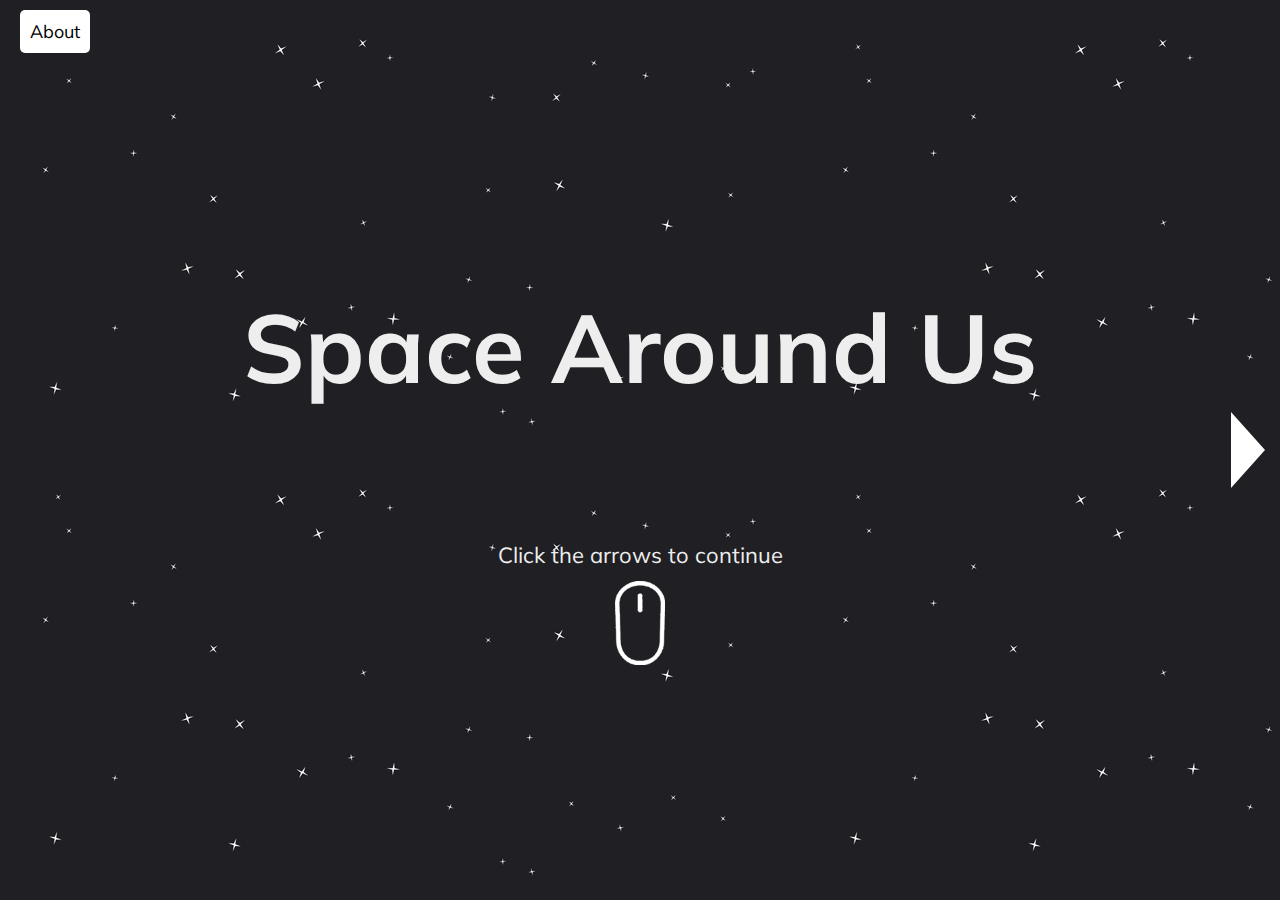
<file: index.html>
<!DOCTYPE html>
<html>
<head>
    <link rel="stylesheet" type="text/css" href="jquery.fullPage.css" />
    <script src="https://ajax.googleapis.com/ajax/libs/jquery/1.11.1/jquery.min.js"></script>
    <script src="vendors/jquery.easings.min.js"></script>
    <script type="text/javascript" src="jquery.fullPage.js"></script>
    <link href="https://fonts.googleapis.com/css?family=Muli" rel="stylesheet">
    <link href="https://fonts.googleapis.com/css?family=Aladin|Droid+Sans:700|Righteous|Squada+One" rel="stylesheet">
    <link rel="stylesheet" type="text/css" href="style.css" />
    <link rel="stylesheet" href="https://cdnjs.cloudflare.com/ajax/libs/animate.css/3.5.2/animate.min.css">
    <link rel="shortcut icon" type="image/ico" href="images/SpaceAroundUsFav.png" />

    <script type="text/javascript">
        $(document).ready(function() {
            $('#fullpage').fullpage({
                sectionsColor: ['#f2f2f2', '#4BBFC3', '#7BAABE', 'whitesmoke', '#000'],
                anchors:['Planet','Mars', 'Jupiter', 'Saturn', 'Uranus']
            });
        });
    </script>

    <style>
        .section{
            font-size: 6em;
            text-align: center;
        }
    </style>
    <title>Space Around Us</title>
</head>

<body>
<span id="about-page-link"><a href="about.html">About</a></span>
<!-- <audio src="sounds/158733__panzertank15__spaceambient.wav" autoplay="true" loop="true"></audio> -->
    <div id="fullpage">
    <audio src="sounds/main.mp3" autoplay="true" loop>
    	<source src="sounds/main.mp3" type="audio/mp3">
  		<source src="sounds/main.wav" type="audio/wav">
  		<source src="sounds/main.ogg" type="audio/ogg">
  	</audio>
        <div class="section space">
            <div class="slide slide-one" data-anchor="Space Around Us"><h1 class="animated fadeInDown
">Space Around Us</h1><p class="animated fadeInDown
" id="click-arrows">Click the arrows to continue</p><br><img id="arrows" src="images/mouse.png" style="width:50px"; class="animated fadeInDown
"></div>
            <div class="slide slide-two" id="mars-active" data-anchor="Mars"><a href="mars.html"><img src="images/mars-planet.png" style="width:300px";><br><span id="Mars">MARS</span><br><span id="Mars-Text">THE RED PLANET</span></a><span id="click-planet">Click a planet to explore!</span></div>
            <div class="slide slide-three" data-anchor="Jupiter"><a href="jupiter.html"><img src="images/jupiter-no-glow.png" style="width:400px";><br><span id="Jupiter">JUPITER</span><br><span id="Jupiter-Text">THE BIGGEST PLANET</span></a></div>
            <div class="slide slide-four" data-anchor="Saturn"><a href="saturn.html"><img src="images/saturn.png" style="width:700px";><br><span id="Saturn">SATURN</span><br><span id="Saturn-Text">THE RINGED PLANET</span></a></div>
            <div class="slide slide-five" data-anchor="Uranus"><a href="uranus.html"><img src="images/uranus.png" style="width:445px";><br><span id="Uranus">URANUS</span><br><span id="Uranus-Text">THE ICE GIANT</span></a><div id="back-button"><span><a href="index.html#Planet/">Return</a></span></div></div>

        </div>
    </div>            
</body> 
</html>
</file>
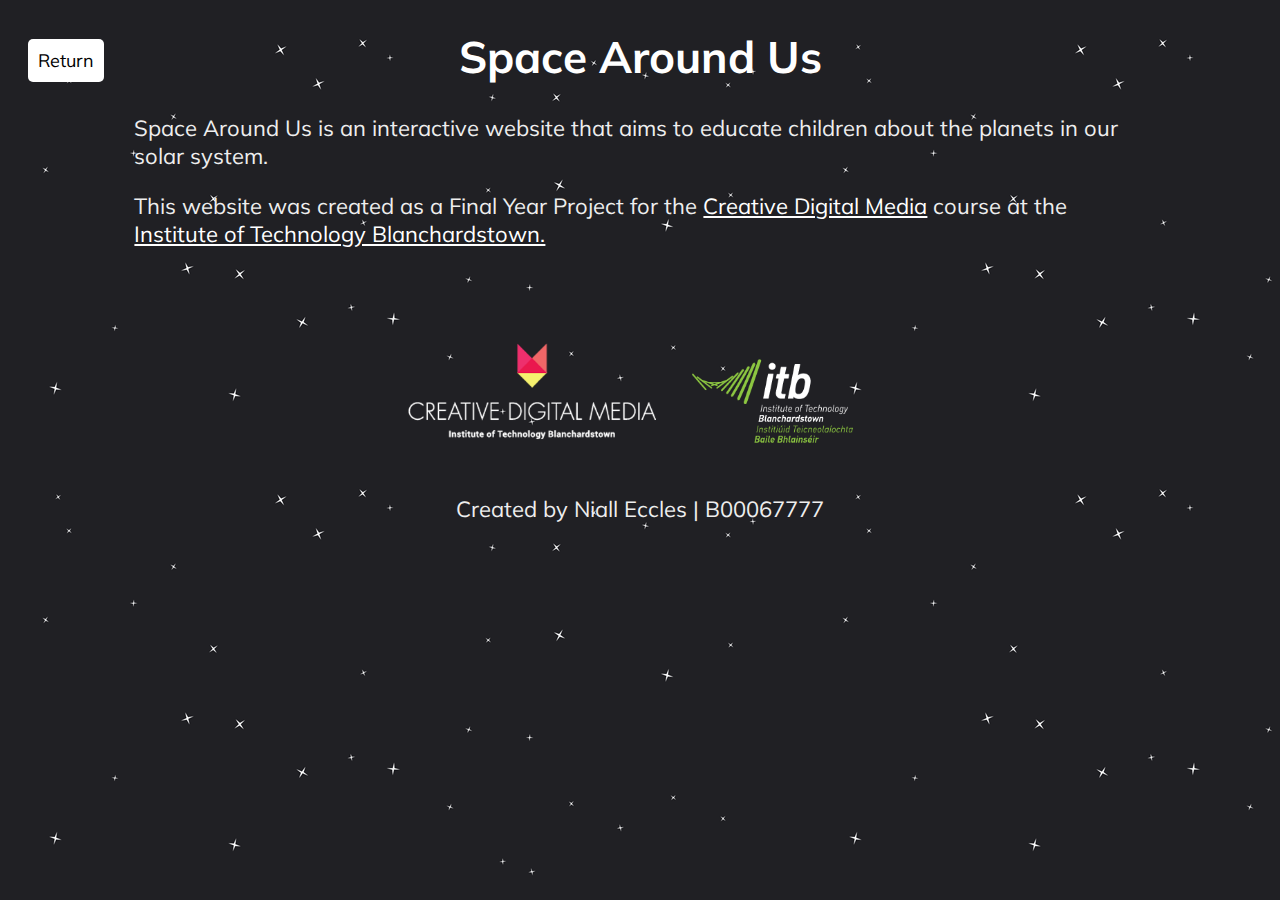
<file: about.html>
<!DOCTYPE html>
<html>
<head>
    <link rel="stylesheet" type="text/css" href="jquery.fullPage.css" />
    <script src="https://ajax.googleapis.com/ajax/libs/jquery/1.11.1/jquery.min.js"></script>
    <script src="vendors/jquery.easings.min.js"></script>
    <script type="text/javascript" src="jquery.fullPage.js"></script>
    <link href="https://fonts.googleapis.com/css?family=Muli" rel="stylesheet">
    <link href="https://fonts.googleapis.com/css?family=Aladin|Droid+Sans:700|Righteous|Squada+One" rel="stylesheet">
    <link rel="stylesheet" type="text/css" href="style.css" />
    <link rel="stylesheet" href="https://cdnjs.cloudflare.com/ajax/libs/animate.css/3.5.2/animate.min.css">
    <link rel="shortcut icon" type="image/ico" href="images/SpaceAroundUsFav.png" />

    <title>Space Around Us - About</title>
</head>

<body id="about" style="background-image: url('images/stars0.png')";>
<nav id="return"><a href="index.html"></a></nav>
<!-- <audio src="sounds/158733__panzertank15__spaceambient.wav" autoplay="true" loop="true"></audio> -->
    <div id="about-text">
    <audio src="sounds/main.mp3" autoplay="true" loop>
    	<source src="sounds/main.mp3" type="audio/mp3">
  		<source src="sounds/main.wav" type="audio/wav">
  		<source src="sounds/main.ogg" type="audio/ogg">
  	</audio>

    <h1 style="color:white; font-size: 44px;">Space Around Us</h1>
    <p>Space Around Us is an interactive website that aims to educate children about the planets in our solar system.</p>
    <p style="margin-bottom: 80px">This website was created as a Final Year Project for the <a href="http://www.creativedigitalmedia.ie" target="_blank">Creative Digital Media</a> course at the <a href="http://www.itb.ie" target="_blank">Institute of Technology Blanchardstown.</a></p>
    <img id="logos" src="images/logos.png">

    <p>Created by Niall Eccles | B00067777</p>


    </div>
</body> 
</html>
</file>
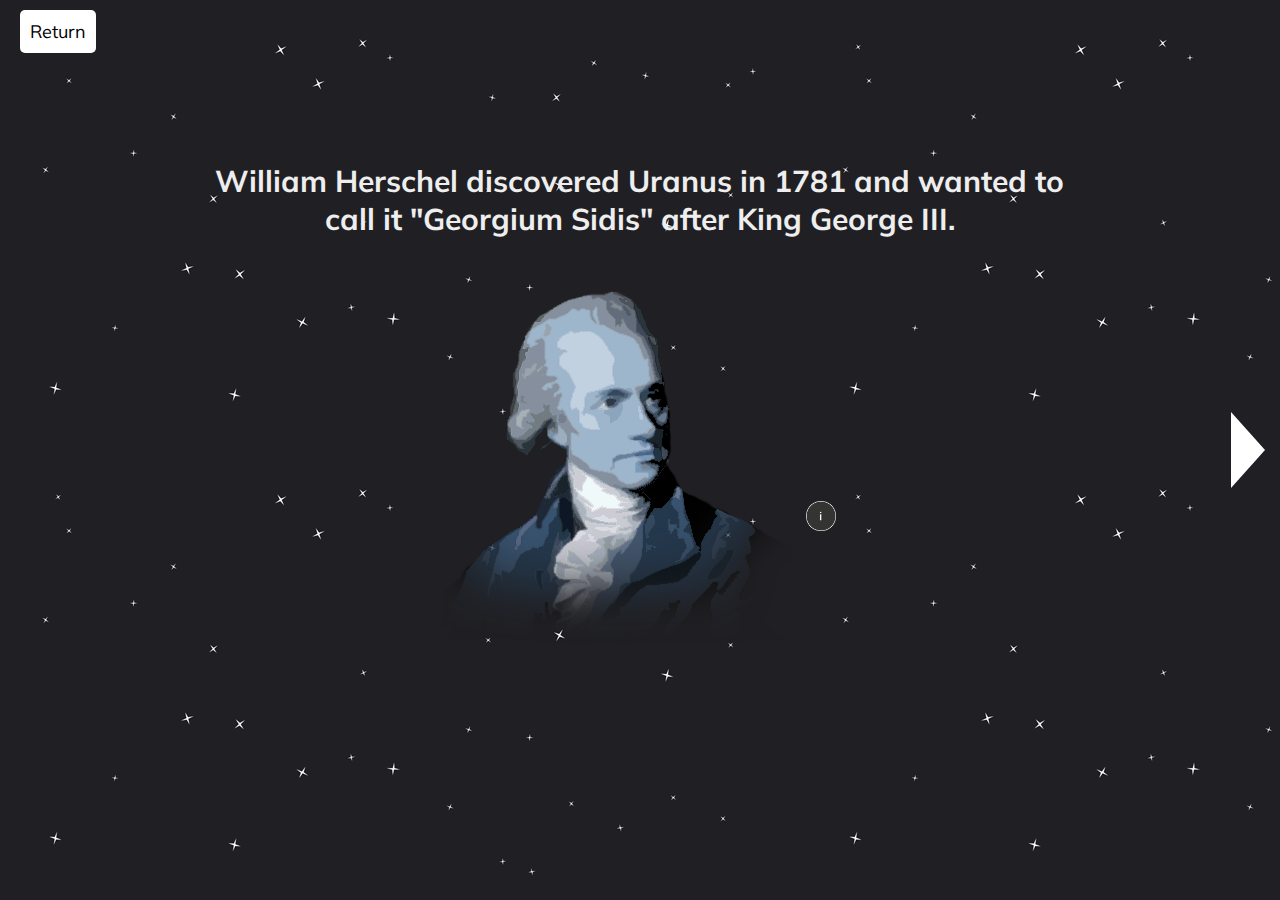
<file: uranus.html>
<!DOCTYPE html>
<html>
<head>
    <link rel="stylesheet" type="text/css" href="jquery.fullPage.css" />
    <script src="https://ajax.googleapis.com/ajax/libs/jquery/1.11.1/jquery.min.js"></script>
    <script src="vendors/jquery.easings.min.js"></script>
    <script type="text/javascript" src="jquery.fullPage.js"></script>
    <link href="https://fonts.googleapis.com/css?family=Muli" rel="stylesheet">
    <link href="https://fonts.googleapis.com/css?family=Aladin|Droid+Sans:700|Righteous|Squada+One" rel="stylesheet">
    <link rel="stylesheet" type="text/css" href="style.css" />
    <link rel="stylesheet" href="https://cdnjs.cloudflare.com/ajax/libs/animate.css/3.5.2/animate.min.css">
    <link rel="shortcut icon" type="image/ico" href="images/uranusfav.png" />

    <script type="text/javascript">
        $(document).ready(function() {
            $('#fullpage').fullpage({
                sectionsColor: ['#f2f2f2', '#4BBFC3', '#7BAABE', 'whitesmoke', '#000'],
            });
        });
    </script>

    <style>
        .section{
            font-size: 6em;
            text-align: center;
        }
    </style>
    <script src="sweetalert2.min.js"></script>
    <link rel="stylesheet" type="text/css" href="sweetalert2.min.css" />
    <title>Uranus: The Ice Giant</title>
</head>

<body>
<nav><a href="index.html#Planet/Uranus"></a></nav>
    <div id="fullpage">
    <audio src="sounds/uranus.mp3" autoplay="true" loop>
        <source src="sounds/uranus.mp3" type="audio/mp3">
        <source src="sounds/uranus.wav" type="audio/wav">
        <source src="sounds/uranus.ogg" type="audio/ogg">
    </audio>
        <div class="section space">
            <div class="slide slide-one"><h2 id="discover">William Herschel discovered Uranus in 1781 and wanted to<br>call it "Georgium Sidis" after King George III.</h2>
                <img id="herschel" class="animated fadeInUp" src="images/herschel.png">
                <img id="herschel-info" src="images/information-symbol.png">
            </div>
            <div class="slide slide-two" id="rotation"><h2 id="spinning">Uranus spins the opposite direction to Earth.</h2>
                <div id="earth-spin">
                </div>
                <div id="uranus-spin">
                </div>
            </div>
            <div class="slide slide-three" id="ice-giant"><h2 id="ice-giant-title">Uranus is known as the ice giant because it<br>is the largest ice planet in the solar system.</h2>
                <img id="crown" src="images/crown.png">
                <img id="giant" src="images/uranus.png">
            </div>
            <div class="slide slide-four" id="tilted"><h2 id="tilted-title">Uranus is tilted on its side compared to other planets</h2>
            <img id="tilt" src="images/uranus.png">
            <img id="tilt-information" src="images/information-symbol.png">
            </div>
            <div class="slide slide-five" id="atmos"><h2 id="atmos-title">Uranus's atmosphere contains hydrogen , helium, ammonia and methane.</h2>
                <svg version="1.1" id="uranus-atmosphere-gas" xmlns="http://www.w3.org/2000/svg" xmlns:xlink="http://www.w3.org/1999/xlink" x="0px" y="0px"
                 width="700px" height="618.367px" viewBox="0 0 1255.103 618.367" enable-background="new 0 0 1255.103 618.367"
                 xml:space="preserve">
                <g id="atmosphere-uranus">
                    <linearGradient id="SVGID_1_" gradientUnits="userSpaceOnUse" x1="12.9438" y1="316.8682" x2="555.9111" y2="316.8682">
                        <stop  offset="0" style="stop-color:#B1C1D1"/>
                        <stop  offset="0.3092" style="stop-color:#6AAECE"/>
                        <stop  offset="0.6383" style="stop-color:#64ADCE"/>
                        <stop  offset="1" style="stop-color:#53AACE"/>
                    </linearGradient>
                    <path fill="url(#SVGID_1_)" d="M555.911,316.869c0-149.943-121.548-271.486-271.479-271.486
                        c-149.939,0-271.488,121.543-271.488,271.486c0,149.929,121.549,271.485,271.488,271.485
                        C434.363,588.354,555.911,466.798,555.911,316.869z"/>
                    <g opacity="0.03">
                        <defs>
                            <path id="SVGID_2_" opacity="0.03" d="M338.759,316.869c0-149.943-121.548-271.486-271.482-271.486
                                c-149.931,0-271.479,121.543-271.479,271.486c0,149.929,121.548,271.485,271.479,271.485
                                C217.211,588.354,338.759,466.798,338.759,316.869z"/>
                        </defs>
                        <clipPath id="SVGID_3_">
                            <use xlink:href="#SVGID_2_"  overflow="visible"/>
                        </clipPath>
                        <path clip-path="url(#SVGID_3_)" d="M555.911,316.869c0-149.943-121.548-271.486-271.479-271.486
                            c-149.939,0-271.488,121.543-271.488,271.486c0,149.929,121.549,271.485,271.488,271.485
                            C434.363,588.354,555.911,466.798,555.911,316.869z"/>
                    </g>
                    <g opacity="0.01">
                        <defs>
                            <path id="SVGID_4_" opacity="0.01" d="M198.058,316.869c0-149.943-121.553-271.486-271.487-271.486
                                c-149.938,0-271.491,121.543-271.491,271.486c0,149.929,121.552,271.485,271.491,271.485
                                C76.505,588.354,198.058,466.798,198.058,316.869z"/>
                        </defs>
                        <clipPath id="SVGID_5_">
                            <use xlink:href="#SVGID_4_"  overflow="visible"/>
                        </clipPath>
                        <path clip-path="url(#SVGID_5_)" d="M556.372,316.869c0-149.943-121.548-271.486-271.478-271.486
                            c-149.935,0-271.492,121.543-271.492,271.486c0,149.929,121.557,271.485,271.492,271.485
                            C434.824,588.354,556.372,466.798,556.372,316.869z"/>
                    </g>
                    <g opacity="0.03">
                        <defs>
                            <path id="SVGID_6_" opacity="0.03" d="M479.882,316.869c0-149.943-121.546-271.486-271.478-271.486
                                c-149.935,0-271.476,121.543-271.476,271.486c0,149.929,121.542,271.485,271.476,271.485
                                C358.335,588.354,479.882,466.798,479.882,316.869z"/>
                        </defs>
                        <clipPath id="SVGID_7_">
                            <use xlink:href="#SVGID_6_"  overflow="visible"/>
                        </clipPath>
                        <path clip-path="url(#SVGID_7_)" d="M555.911,316.869c0-149.943-121.548-271.486-271.479-271.486
                            c-149.939,0-271.488,121.543-271.488,271.486c0,149.929,121.549,271.485,271.488,271.485
                            C434.363,588.354,555.911,466.798,555.911,316.869z"/>
                    </g>
                    <g id="uranus-atmosphere-information">
                        <g id="i-circle">
                            <path fill="#333333" d="M479.882,90.049c-14.441,0-26.189-11.749-26.189-26.189s11.749-26.189,26.189-26.189
                                c14.44,0,26.188,11.749,26.188,26.189S494.323,90.049,479.882,90.049z"/>
                            <path fill="#FFFFFF" d="M479.882,38.171c14.188,0,25.688,11.501,25.688,25.689s-11.501,25.689-25.688,25.689
                                c-14.188,0-25.689-11.501-25.689-25.689S465.694,38.171,479.882,38.171 M479.882,37.171c-14.717,0-26.689,11.973-26.689,26.689
                                s11.973,26.689,26.689,26.689c14.716,0,26.688-11.973,26.688-26.689S494.598,37.171,479.882,37.171L479.882,37.171z"/>
                        </g>
                        <rect x="476.286" y="56.253" fill="none" width="7.252" height="18.335"/>
                        
                            <text id="i-information" transform="matrix(1 0 0 1 476.2856 71.8472)" fill="#FFFFFF" font-family="'Muli'" font-size="21.9198">i</text>
                    </g>
                </g>
                <g id="atmosphere-ammonia">
                    <text transform="matrix(1 0 0 1 954.5332 399.2646)" fill="#FFFFFF" font-family="'Muli'" font-size="37">Ammonia</text>
                    <circle fill="#5575A3" cx="863.239" cy="388.375" r="47.871"/>
                    <g id="i-circle_5_">
                        <path fill="#333333" d="M1184.747,414.564c-14.44,0-26.189-11.749-26.189-26.189s11.749-26.188,26.189-26.188
                            s26.188,11.748,26.188,26.188S1199.188,414.564,1184.747,414.564z"/>
                        <path fill="#FFFFFF" d="M1184.747,362.687c14.188,0,25.688,11.501,25.688,25.688c0,14.188-11.501,25.689-25.688,25.689
                            c-14.188,0-25.689-11.501-25.689-25.689C1159.058,374.188,1170.559,362.687,1184.747,362.687 M1184.747,361.687
                            c-14.717,0-26.689,11.973-26.689,26.688c0,14.717,11.973,26.689,26.689,26.689c14.716,0,26.688-11.973,26.688-26.689
                            C1211.436,373.659,1199.463,361.687,1184.747,361.687L1184.747,361.687z"/>
                    </g>
                    <rect x="1181.15" y="380.769" fill="none" width="7.252" height="18.335"/>
                    
                        <text id="i-information_3_" transform="matrix(1 0 0 1 1181.1504 396.3623)" fill="#FFFFFF" font-family="'Muli'" font-size="21.9198">i</text>
                </g>
                <g id="atmosphere-hydrogen">
                    <text transform="matrix(1 0 0 1 954.5342 113.7158)" fill="#FFFFFF" font-family="'Muli'" font-size="37">Hydrogen</text>
                    <circle fill="#4BAAE0" cx="863.239" cy="102.101" r="47.871"/>
                    <g id="i-circle_1_">
                        <path fill="#333333" d="M1188.344,128.899c-14.441,0-26.189-11.749-26.189-26.189s11.748-26.189,26.189-26.189
                            c14.44,0,26.188,11.749,26.188,26.189S1202.784,128.899,1188.344,128.899z"/>
                        <path fill="#FFFFFF" d="M1188.344,77.021c14.188,0,25.688,11.501,25.688,25.689s-11.501,25.689-25.688,25.689
                            c-14.188,0-25.689-11.501-25.689-25.689S1174.155,77.021,1188.344,77.021 M1188.344,76.021c-14.717,0-26.689,11.973-26.689,26.689
                            s11.973,26.689,26.689,26.689c14.716,0,26.688-11.973,26.688-26.689S1203.06,76.021,1188.344,76.021L1188.344,76.021z"/>
                    </g>
                    <rect x="1184.747" y="95.104" fill="none" width="7.252" height="18.335"/>
                    
                        <text id="i-information_1_" transform="matrix(1 0 0 1 1184.7471 110.6953)" fill="#FFFFFF" font-family="'Muli'" font-size="21.9198">i</text>
                </g>
                <g id="atmosphere-methane">
                    <text transform="matrix(1 0 0 1 954.5332 544.3623)" fill="#FFFFFF" font-family="'Muli'" font-size="37">Methane</text>
                    <circle fill="#CCBBB1" cx="863.239" cy="531.637" r="47.871"/>
                    <g id="i-circle_7_">
                        <path fill="#333333" d="M1184.747,561.543c-14.44,0-26.189-11.749-26.189-26.189s11.749-26.188,26.189-26.188
                            s26.188,11.748,26.188,26.188S1199.188,561.543,1184.747,561.543z"/>
                        <path fill="#FFFFFF" d="M1184.747,509.665c14.188,0,25.688,11.501,25.688,25.688c0,14.188-11.501,25.689-25.688,25.689
                            c-14.188,0-25.689-11.501-25.689-25.689C1159.058,521.166,1170.559,509.665,1184.747,509.665 M1184.747,508.665
                            c-14.717,0-26.689,11.973-26.689,26.688c0,14.717,11.973,26.689,26.689,26.689c14.716,0,26.688-11.973,26.688-26.689
                            C1211.436,520.638,1199.463,508.665,1184.747,508.665L1184.747,508.665z"/>
                    </g>
                    <rect x="1181.15" y="527.747" fill="none" width="7.252" height="18.335"/>
                    
                        <text id="i-information_4_" transform="matrix(1 0 0 1 1181.1504 543.3438)" fill="#FFFFFF" font-family="'Muli'" font-size="21.9198">i</text>
                </g>
                <g id="atmosphere-helium">
                    <text transform="matrix(1 0 0 1 954.5332 250.2451)" fill="#FFFFFF" font-family="'Muli'" font-size="37">Helium</text>
                    <circle id="hydrogen-group" fill="#458DAA" cx="863.239" cy="240.645" r="47.871"/>
                    <g id="i-circle_3_">
                        <path fill="#333333" d="M1188.344,266.833c-14.441,0-26.189-11.748-26.189-26.188s11.748-26.189,26.189-26.189
                            c14.44,0,26.188,11.749,26.188,26.189S1202.784,266.833,1188.344,266.833z"/>
                        <path fill="#FFFFFF" d="M1188.344,214.956c14.188,0,25.688,11.501,25.688,25.689c0,14.188-11.501,25.688-25.688,25.688
                            c-14.188,0-25.689-11.5-25.689-25.688C1162.654,226.457,1174.155,214.956,1188.344,214.956 M1188.344,213.956
                            c-14.717,0-26.689,11.973-26.689,26.689c0,14.716,11.973,26.688,26.689,26.688c14.716,0,26.688-11.973,26.688-26.688
                            C1215.032,225.928,1203.06,213.956,1188.344,213.956L1188.344,213.956z"/>
                    </g>
                    <rect x="1184.747" y="233.038" fill="none" width="7.252" height="18.335"/>
                    
                        <text id="i-information_2_" transform="matrix(1 0 0 1 1184.7471 248.6313)" fill="#FFFFFF" font-family="'Muli'" font-size="21.9198">i</text>
                </g>
                </svg>
            </div>
            <div class="slide slide-six" id="uranus-ice-rings"><h2 id="uranus-ice-rings-title">Not many people know, but Uranus has rings made of ice.</h2>
            <img id="uranus-rings" src="images/uranus-rings.png">
            <img id="uranus-rings-information" src="images/information-symbol.png">
            </div>
            <div class="slide slide-seven" id="uranium-uranus"><h2 id="uranium-title">Uranium is named after Uranus. Uranus does not contain Uranium.</h2>
            <img id="uranium" src="images/uranium.png">
            <img id="uranium-information" src="images/information-symbol.png">
            </div>
            <div class="slide slide-eight" id="uranus-moons"><h2 id="uranus-moons-title">Uranus moons are named after Alexander Pope<br> and William Shakespeare characters.</h2>
            <img id="oberon" src="images/oberon-info.png">
            <img id="umbriel" src="images/umbriel-info.png">
            <img id="ariel" src="images/ariel-info.png">
            <img id="miranda" src="images/miranda-info.png">
            </div>
            <div class="slide slide-nine" id="cold"><h2 id="cold-giant">Uranus is the coldest planet in the solar system.</h2>
            <div id="back-button"><span><a href="index.html#Planet/Uranus">Return</a></span></div>
                <img id="uranusplanet" src="images/uranus-hat.png">
                <img id="uranusplanet-information" src="images/information-symbol.png">
            </div>
        </div>
    </div>            
    <script>
        document.querySelector('#herschel').onclick = function(){swal({title: "Uranus Name",text: "Other suggested names were Neptune, Herschel and The Gerogian Planet."});}; 
        document.querySelector('#herschel-info').onclick = function(){swal({title: "Uranus Name",text: "Other suggested names were Neptune, Herschel and The Gerogian Planet."});}; 
        document.querySelector('#tilt').onclick = function(){swal({title: "Uranus Tilt",text: "Many believe Uranus was hit by an object and caused it to spin on its side. Imagine Uranus rolling around the solar system!"});}; 
        document.querySelector('#tilt-information').onclick = function(){swal({title: "Uranus Tilt",text: "Many believe Uranus was hit by an object and caused it to spin on its side. Imagine Uranus rolling around the solar system!"});}; 
        document.querySelector('#atmosphere-uranus').onclick = function(){swal({title: "Uranus",text: "Did you know that many scientists pronounce Uranus as Oo-ran-us or Ur-in-us?."});};
        document.querySelector('#atmosphere-helium').onclick = function(){swal({title: "Helium",text: "Uranus is primarily made of Helium which would make your voice sound funny!", imageUrl:"images/helium-element.png"});};
        document.querySelector('#atmosphere-hydrogen').onclick = function(){swal({title: "Hydrogen",text: "Hydrogen is the lightest gas known and there is a lot of it on Uranus.", imageUrl:"images/hydrogen-element.png"});};
        document.querySelector('#atmosphere-ammonia').onclick = function(){swal({title: "Ammonia",text: "Uranus has clouds of ammonia in its atmosphere. Ammonia is stuff that can be found in cleaning products.", imageUrl:"images/ammonia-symbol.png"});};
        document.querySelector('#atmosphere-methane').onclick = function(){swal({title: "Methane",text: "Uranus gets its colour due to the methane in its atmosphere. The gas absorbs red light and reflects blue light.", imageUrl:"images/methane-symbol.png"});};
        document.querySelector('#uranium').onclick = function(){swal({title: "Uranium",text: "Uranium is a very radioactive metal.", imageUrl:"images/uranium-image.png"});};
        document.querySelector('#uranium-information').onclick = function(){swal({title: "Uranium",text: "Uranium is a very radioactive metal.", imageUrl:"images/uranium-image.png"});};
        document.querySelector('img#miranda').onclick = function(){swal({title: "Miranda",text: "Named after the character from William Shakespeare's play The Tempest.", imageUrl:"images/miranda-real.png"});}; 
        document.querySelector('#oberon').onclick = function(){swal({title: "Oberon",text: "Oberon is named after a character who appeared in Shakespeare's A Midsummer Night's Dream.", imageUrl:"images/oberon-real.jpg"});};
        document.querySelector('#umbriel').onclick = function(){swal({title: "Umbriel",text: "Umbriel has the darkest surface of any of Uranus's moons. The moon is made of rock and mostly ice.", imageUrl:"images/umbriel-real.jpg"});};
        document.querySelector('#ariel').onclick = function(){swal({title: "Ariel",text: "Ariels surface is full of craters and has large canyons, leaving lots of marks across the surface.", imageUrl:"images/ariel-real.png"});};
        document.querySelector('#uranus-rings').onclick = function(){swal({title: "Uranus Rings",text: "Telescope photo of Uranus's rings. Most are hard to see because they are made of dark rock.", imageUrl:"images/uranus-rings-real.png"});};
        document.querySelector('#uranus-rings-information').onclick = function(){swal({title: "Uranus Rings",text: "Telescope photo of Uranus's rings. Most are hard to see because they are made of dark rock.", imageUrl:"images/uranus-rings-real.png"});};
        document.querySelector('#uranusplanet').onclick = function(){swal({title: "Coldest Planet",text: "Uranus can reach temperatures as low as -224C which is more than cold enough to freeze your ice pops!"});};
        document.querySelector('#uranusplanet-information').onclick = function(){swal({title: "Coldest Planet",text: "Uranus can reach temperatures as low as -224C which is more than cold enough to freeze your ice pops!"});};
    </script>
</body> 
</html>
</file>
<file: style.css>
body{
	font-family: Muli;
	font-size: 8px;
	color: #eeeeee;
}

a{
	text-decoration: none;
}

h2{
	font-size:30px;
	position:relative;
	bottom:260px;
	/*border-bottom: 3px solid white;           DEBUGGING            */ 
}

.swal2-title{
	bottom:0px!important;
}

nav a{
	list-style: none;
	position:fixed;
	color:white;
	font-size: 18px;
	z-index: 998;
	margin-top:10px;
	margin-left:20px;
	color:black;
	background-color:white;
	padding:10px;
	border-radius: 5px;
}

nav a:before{
	content: 'Return';
}

nav a:hover:before{
	transition:all 0.5s;
	opacity: 0;

}

nav a:after{
	position: absolute;
	transition:all 0.5s;
	content: url(images/SpaceAroundUsFav.png);
	left:40%;
	opacity: 0;
}

nav a:hover:after{
	opacity: 1;
}


#about-page-link{
	position: absolute;
	color:white;
	font-size: 18px;
	z-index: 998;
	margin-top:10px;
	margin-left:20px;
	color:black;
	background-color:white;
	padding:10px;
	border-radius: 5px;
	text-decoration-color: none;
	text-decoration: none;
}

#about-page-link a:visited{
	text-decoration-color: none;
	text-decoration: none;
	color:black;
}

#about-page-link a:link{
	text-decoration-color: none;
	text-decoration: none;
	color:black;
}

#about-page-link a:hover{
	text-decoration-color: none;
	text-decoration: none;
	color:black;
}

#about-page-link a:active{
	text-decoration-color: none;
	text-decoration: none;
	color:black;
}

#click-arrows{
	position:relative;
	top:70px;
	font-size:22px;
	animation-delay: 1s;
}

#arrows{
	animation-delay: 1s;	
}

#desc{
	position:relative;
	bottom:95px;
}

#Mars{
	font-family: 'Droid Sans', sans-serif;
	color:#ef4a3e;
	font-size:56px;
}

#Mars-Text{
	font-family: 'Droid Sans', sans-serif;
	color:#ef4a3e;
	position:relative;
	right:3px;
	bottom:40px;
	font-size:18px;
}


#Jupiter{
	font-family: 'Squada One', cursive;
	color:#f8e6bf;
}

#Jupiter-Text{
	font-family: 'Squada One', cursive;
	color:#f8e6bf;
	position:relative;
	right:2px;
	bottom:40px;
	font-size:22px;
}

#Saturn{
	font-family: 'Aladin', cursive;
	color:#ddcbaf;
	font-size:54px;
}

#Saturn-Text{
	font-family: 'Aladin', cursive;
	color:#ddcbaf;
	position:relative;
	right:0px;
	bottom:43px;
	font-size:22px;
}


#Uranus{
	font-family: 'Righteous', cursive;
	color:#50a9cc;
	font-size:44px;
}

#Uranus-Text{
	font-family: 'Righteous', cursive;
	color:#50a9cc;
	position:relative;
	right:0px;
	bottom:35px;
	font-size:25px;
}

.fp-tableCell{
	background-color:#202024;
}

.section .slide-one > .fp-tableCell{
	background-image: url('images/stars0.png');
}

.section .slide-two > .fp-tableCell{
	background-image: url('images/stars.png');
}

.section .slide-three > .fp-tableCell{
	background-image: url('images/stars2.png');
}

.section .slide-four > .fp-tableCell{
	background-image: url('images/stars3.png');
}

.section .slide-five > .fp-tableCell{
	background-image: url('images/stars4.png');
}
.section .slide-six > .fp-tableCell{
	background-image: url('images/stars0.png');
}

.section .slide-seven > .fp-tableCell{
	background-image: url('images/stars.png');
}

.section .slide-eight > .fp-tableCell{
	background-image: url('images/stars2.png');
}

.section .slide-nine > .fp-tableCell{
	background-image: url('images/stars3.png');
}

.section .slide-ten > .fp-tableCell{
	background-image: url('images/stars4.png');
}

#about-text{
	width:80%;
	margin:auto;

}

#about-text h1{
	text-align: center;
}

#about-text p{
	font-size:22px;
}

#about-text:nth-child(3){
	margin-bottom:40px;	
}

#about-text p:last-child{
	text-align: center;
}

#about-text a{
	text-decoration:underline;
	text-decoration-color: white;
	color:white; 
}

#back-button{
	position: absolute;
	padding: 10px 10px 20px 10px ;
	background-color: white;
	border-radius:5px;
	color:black;
	font-size: 18px;
	right:10px;
	z-index: 999;
	top:50%;
	bottom:50%;
	height:20px;
}

#back-button a{
	color:black;
	text-decoration: none;
}

#logos{
	width: 50%;
	display: block;
    margin: auto;
}

/* ---------------- MARS ANIMATIONS ---------------- */

.section .slide-two > .fp-tableCell img,
.section .slide-two > .fp-tableCell span {
	transform: translateY(800px);
	opacity: 0;
	transition: transform .66s cubic-bezier(0.16, 0.68, 0.43, 0.99),
				opacity .66s ease-in-out;
}

.section.active .slide-two.active > .fp-tableCell img,
.section.active .slide-two.active > .fp-tableCell span {
	transform: translateY(0);
	opacity: 1;
}

.section.active .slide-two.active > .fp-tableCell img {
	transition-delay: .22s;
}

.section.active .slide-two.active > .fp-tableCell span {
	transition-delay: .44s;
}


/* ---------------- JUPITER ANIMATIONS ---------------- */

.section .slide-three > .fp-tableCell img,
.section .slide-three > .fp-tableCell span{
	transform: translateY(800px);
	opacity: 0;
	transition: transform .66s cubic-bezier(0.16, 0.68, 0.43, 0.99),
				opacity .66s ease-in-out;
}

.section.active .slide-three.active > .fp-tableCell img,
.section.active .slide-three.active > .fp-tableCell span {
	transform: translateY(0);
	opacity: 1;
}

.section.active .slide-three.active > .fp-tableCell img {
	transition-delay: .22s;
}

.section.active .slide-three.active > .fp-tableCell span {
	transition-delay: .44s;
}


/* ---------------- SATURN ANIMATIONS ---------------- */

.section .slide-four > .fp-tableCell img,
.section .slide-four > .fp-tableCell span {
	transform: translateY(800px);
	opacity: 0;
	transition: transform .66s cubic-bezier(0.16, 0.68, 0.43, 0.99),
				opacity .66s ease-in-out;
}

.section.active .slide-four.active > .fp-tableCell img,
.section.active .slide-four.active > .fp-tableCell span {
	transform: translateY(0);
	opacity: 1;
}

.section.active .slide-four.active > .fp-tableCell img {
	transition-delay: .22s;
}

.section.active .slide-four.active > .fp-tableCell span {
	transition-delay: .44s;
}

/* ---------------- URANUS ANIMATIONS ---------------- */

.section .slide-five > .fp-tableCell img,
.section .slide-five > .fp-tableCell span {
	transform: translateY(800px);
	opacity: 0;
	transition: transform .66s cubic-bezier(0.16, 0.68, 0.43, 0.99),
				opacity .66s ease-in-out;
}

.section.active .slide-five.active > .fp-tableCell img,
.section.active .slide-five.active > .fp-tableCell span {
	transform: translateY(0);
	opacity: 1;
}

.section.active .slide-five.active > .fp-tableCell img {
	transition-delay: .22s;
}

.section.active .slide-five.active > .fp-tableCell span {
	transition-delay: .44s;
}

/* ---------------- SOLAR SYSTEM ---------------- */

.system {
  margin: 0 auto;
  position: relative;
  bottom:55px;
}

.system:after {
  content: "";
  position: absolute;
  height: 2px;
  width: 2px;
  top: -2px;
  background: white;
  border-radius: 100px;
}

.system div {
  border-radius: 1000px;
  top: 50%;
  left: 50%;
  position: absolute;
  z-index: 999;
}
.system div:not(.sun) {
  border: 1px solid rgba(102, 166, 229, 0.12);
}
.system div:not(.sun):before {
  left: 50%;
  border-radius: 100px;
  content: "";
  position: absolute;
}
.system div:not(.asteroids-belt):before {
  box-shadow: inset 0 6px 0 -2px rgba(0, 0, 0, 0.25);
}

.sun {
  background-color:yellow;
  height: 65px;
  width: 65px;
  margin-top: -32.5px;
  margin-left: -32.5px;
  background-clip: padding-box;
  border: 0 !important;
  background-position: -28px -103px;
  background-size: 175%;
  box-shadow: 0 0 10px 2px rgba(255, 107, 0, 0.4), 0 0 22px 11px rgba(255, 203, 0, 0.13);
  cursor: pointer;
}

.mercuryplanet {
  height: 110px;
  width: 110px;
  margin-top: -55px;
  margin-left: -55px;
  -webkit-animation: orb 7.18673s linear infinite;
          animation: orb 7.18673s linear infinite;
}
.mercuryplanet:before {
  height: 5px;
  width: 5px;
  background: #9f5e26;
  margin-top: -2px;
  margin-left: -2px;
}

.venusplanet {
  height: 135px;
  width: 135px;
  margin-top: -68px;
  margin-left: -68px;
  -webkit-animation: orb 18.45553s linear infinite;
          animation: orb 18.45553s linear infinite;
}
.venusplanet:before {
  height: 9px;
  width: 9px;
  background: #BEB768;
  margin-top: -4px;
  margin-left: -4px;
}

.earthplanet {
  height: 167px;
  width: 167px;
  margin-top: -83.5px;
  margin-left: -83.5px;
  -webkit-animation: orb 30s linear infinite;
          animation: orb 30s linear infinite;
}
.earthplanet:before {
  height: 10px;
  width: 10px;
  background: #11abe9;
  margin-top: -3px;
  margin-left: -3px;
}


.marssystemplanet {
  height: 220px;
  width: 220px;
  margin-top: -110px;
  margin-left: -110px;
  -webkit-animation: orb 56.42613s linear infinite;
          animation: orb 56.42613s linear infinite;
}
.marssystemplanet:before {
  height: 8px;
  width: 8px;
  background: #cf3921;
  margin-top: -3px;
  margin-left: -3px;
}

.asteroids-belt {
  opacity: .7;
  border-color: transparent !important;
  height: 300px;
  width: 300px;
  margin-top: -150px;
  margin-left: -150px;
  -webkit-animation: orb 179.95583s linear infinite;
          animation: orb 179.95583s linear infinite;
  overflow: hidden;
}

.asteroids-belt:before {
  top: 50%;
  height: 210px;
  width: 210px;
  margin-left: -105px;
  margin-top: -105px;
  background: transparent;
  border-radius: 140px !important;
  box-shadow: -47px -83px 0 -104px rgba(255, 255, 255, 0.439) , 53px -23px 0 -104px rgba(255,255,255, 0.442) , 132px -121px 0 -104px rgba(255,255,255, 0.764) , 98px -58px 0 -104px rgba(255,255,255, 0.492) , -68px -74px 0 -104px rgba(255,255,255, 0.454) , -103px 24px 0 -104px rgba(255,255,255, 0.383) , -71px -103px 0 -104px rgba(255,255,255, 0.657) , -86px 138px 0 -104px rgba(255,255,255, 0.431) , 136px -10px 0 -104px rgba(255,255,255, 0.789) , 43px -48px 0 -104px rgba(255,255,255, 0.24) , 87px 58px 0 -104px rgba(255,255,255, 0.355) , -19px 95px 0 -104px rgba(255,255,255, 0.177) , -88px -40px 0 -104px rgba(255,255,255, 0.189) , 9px 97px 0 -104px rgba(255,255,255, 0.74) , 68px -87px 0 -104px rgba(255,255,255, 0.83) , 131px -30px 0 -104px rgba(255,255,255, 0.327) , -118px 63px 0 -104px rgba(255,255,255, 0.808) , -102px 140px 0 -104px rgba(255,255,255, 0.208) , 91px 129px 0 -104px rgba(255,255,255, 0.917) , -71px 89px 0 -104px rgba(255,255,255, 0.336) , 12px 137px 0 -104px rgba(255,255,255, 0.657) , 135px 123px 0 -104px rgba(255,255,255, 0.732) , 137px -141px 0 -104px rgba(255,255,255, 0.592) , -131px 98px 0 -104px rgba(255,255,255, 0.223) , 13px -26px 0 -104px rgba(255,255,255, 0.232) , 21px -67px 0 -104px rgba(255,255,255, 0.509) , -127px -85px 0 -104px rgba(255,255,255, 0.175) , -85px -9px 0 -104px rgba(255,255,255, 0.284) , -46px 91px 0 -104px rgba(255,255,255, 0.803) , -46px 143px 0 -104px rgba(255,255,255, 0.551) , 54px 9px 0 -104px rgba(255,255,255, 0.639) , 49px 141px 0 -104px rgba(255,255,255, 0.334) , -73px -123px 0 -104px rgba(255,255,255, 0.179) , 119px 125px 0 -104px rgba(255,255,255, 0.691) , 64px -68px 0 -104px rgba(255,255,255, 0.842) , -45px 74px 0 -104px rgba(255,255,255, 0.71) , 38px 41px 0 -104px rgba(255,255,255, 0.799) , -54px -53px 0 -104px rgba(255,255,255, 0.893) , -39px -52px 0 -104px rgba(255,255,255, 0.168) , 75px 66px 0 -104px rgba(255,255,255, 0.882) , -5px -110px 0 -104px rgba(255,255,255, 0.129) , 3px 48px 0 -104px rgba(255,255,255, 0.279) , -113px 135px 0 -104px rgba(255,255,255, 0.241) , 13px 54px 0 -104px rgba(255,255,255, 0.453) , -84px 5px 0 -104px rgba(255,255,255, 0.207) , 83px 139px 0 -104px rgba(255,255,255, 0.01) , 43px -54px 0 -104px rgba(255,255,255, 0.227) , 67px -102px 0 -104px rgba(255,255,255, 0.96) , -92px -46px 0 -104px rgba(255,255,255, 0.373) , -15px -72px 0 -104px rgba(255,255,255, 0.967) , 95px -6px 0 -104px rgba(255,255,255, 0.783) , 7px 114px 0 -104px rgba(255,255,255, 0.034) , 58px -120px 0 -104px rgba(255,255,255, 0.898) , 119px -21px 0 -104px rgba(255,255,255, 0.795) , -79px -103px 0 -104px rgba(255,255,255, 0.967) , -64px 55px 0 -104px rgba(255,255,255, 0.55) , 102px 145px 0 -104px rgba(255,255,255, 0.776) , 28px -69px 0 -104px rgba(255,255,255, 0.656) , 15px 24px 0 -104px rgba(255,255,255, 0.066) , -68px 107px 0 -104px rgba(255,255,255, 0.132) , -92px -24px 0 -104px rgba(255,255,255, 0.572) , 107px -106px 0 -104px rgba(255,255,255, 0.236) , -140px 128px 0 -104px rgba(255,255,255, 0.47) , 139px 141px 0 -104px rgba(255,255,255, 0.608) , -34px -131px 0 -104px rgba(255,255,255, 0.611) , 121px -26px 0 -104px rgba(255,255,255, 0.2) , 28px -20px 0 -104px rgba(255,255,255, 0.101) , 119px -92px 0 -104px rgba(255,255,255, 0.732) , -42px -8px 0 -104px rgba(255,255,255, 0.866) , -144px 38px 0 -104px rgba(255,255,255, 0.423) , -95px -32px 0 -104px rgba(255,255,255, 0.886) , 58px -49px 0 -104px rgba(255,255,255, 0.627) , 38px -79px 0 -104px rgba(255,255,255, 0.004) , -42px -62px 0 -104px rgba(255,255,255, 0.25) , -2px 61px 0 -104px rgba(255,255,255, 0.807) , -111px -83px 0 -104px rgba(255,255,255, 0.012) , 109px 87px 0 -104px rgba(255,255,255, 0.984) , 9px -28px 0 -104px rgba(255,255,255, 0.197) , -70px -32px 0 -104px rgba(255,255,255, 0.334) , -65px 47px 0 -104px rgba(255,255,255, 0.341) , 33px 78px 0 -104px rgba(255,255,255, 0.623) , -9px -13px 0 -104px rgba(255,255,255, 0.318) , -72px 12px 0 -104px rgba(255,255,255, 0.59) , 22px -116px 0 -104px rgba(255,255,255, 0.023) , -109px -88px 0 -104px rgba(255,255,255, 0.106) , 2px -34px 0 -104px rgba(255,255,255, 0.882) , 66px -25px 0 -104px rgba(255,255,255, 0.587) , -5px 54px 0 -104px rgba(255,255,255, 0.705) , 43px -28px 0 -104px rgba(255,255,255, 0.664) , -133px -30px 0 -104px rgba(255,255,255, 0.226) , 71px 110px 0 -104px rgba(255,255,255, 0.343) , -20px 123px 0 -104px rgba(255,255,255, 0.926) , -108px 44px 0 -104px rgba(255,255,255, 0.216) , 140px 20px 0 -104px rgba(255,255,255, 0.789) , 81px -28px 0 -104px rgba(255,255,255, 0.585) , -37px 7px 0 -104px rgba(255,255,255, 0.104) , -143px 38px 0 -104px rgba(255,255,255, 0.203) , 134px -70px 0 -104px rgba(255,255,255, 0.157) , 117px 121px 0 -104px rgba(255,255,255, 0.925) , -92px 94px 0 -104px rgba(255,255,255, 0.974) , 81px 45px 0 -104px rgba(255,255,255, 0.954) , -86px 62px 0 -104px rgba(255,255,255, 0.628) , 46px -133px 0 -104px rgba(255,255,255, 0.295) , -18px -74px 0 -104px rgba(255,255,255, 0.1) , -62px -68px 0 -104px rgba(255,255,255, 0.308) , 85px 97px 0 -104px rgba(255,255,255, 0.836) , 120px 20px 0 -104px rgba(255,255,255, 0.556) , -122px -69px 0 -104px rgba(255,255,255, 0.105) , 115px 106px 0 -104px rgba(255,255,255, 0.648) , -46px 44px 0 -104px rgba(255,255,255, 0.503) , 0px 108px 0 -104px rgba(255,255,255, 0.951) , -15px 121px 0 -104px rgba(255,255,255, 0.541) , -77px 73px 0 -104px rgba(255,255,255, 0.932) , -55px -81px 0 -104px rgba(255,255,255, 0.541) , 137px -52px 0 -104px rgba(255,255,255, 0.119) , -132px -125px 0 -104px rgba(255,255,255, 0.763) , -130px -85px 0 -104px rgba(255,255,255, 0.7) , 35px -99px 0 -104px rgba(255,255,255, 0.59) , 59px 80px 0 -104px rgba(255,255,255, 0.182) , -117px 128px 0 -104px rgba(255,255,255, 0.56) , 38px 116px 0 -104px rgba(255,255,255, 0.309) , 84px 56px 0 -104px rgba(255,255,255, 0.391) , -13px -128px 0 -104px rgba(255,255,255, 0.327) , -67px 136px 0 -104px rgba(255,255,255, 0.743) , -84px 31px 0 -104px rgba(255,255,255, 0.143) , 42px -10px 0 -104px rgba(255,255,255, 0.193) , 118px -103px 0 -104px rgba(255,255,255, 0.93) , -40px 115px 0 -104px rgba(255,255,255, 0.607) , -37px 19px 0 -104px rgba(255,255,255, 0.843) , -122px 106px 0 -104px rgba(255,255,255, 0.288) , 98px 100px 0 -104px rgba(255,255,255, 0.07) , 137px -102px 0 -104px rgba(255,255,255, 0.091) , -23px -80px 0 -104px rgba(255,255,255, 0.485) , 55px 80px 0 -104px rgba(255,255,255, 0.507) , -116px -86px 0 -104px rgba(255,255,255, 0.235) , -9px 63px 0 -104px rgba(255,255,255, 0.481) , 24px -16px 0 -104px rgba(255,255,255, 0.406) , -140px 61px 0 -104px rgba(255,255,255, 0.045) , -11px -96px 0 -104px rgba(255,255,255, 0.148) , -115px 128px 0 -104px rgba(255,255,255, 0.085) , 19px 68px 0 -104px rgba(255,255,255, 0.2) , -16px 145px 0 -104px rgba(255,255,255, 0.529) , 132px 110px 0 -104px rgba(255,255,255, 0.503) , 45px 63px 0 -104px rgba(255,255,255, 0.708) , 62px -41px 0 -104px rgba(255,255,255, 0.27) , -139px -37px 0 -104px rgba(255,255,255, 0.315) , -119px 60px 0 -104px rgba(255,255,255, 0.586) , -4px 43px 0 -104px rgba(255,255,255, 0.973) , -26px -104px 0 -104px rgba(255,255,255, 0.49) , -112px -28px 0 -104px rgba(255,255,255, 0.372) , -10px -133px 0 -104px rgba(255,255,255, 0.779) , -142px -77px 0 -104px rgba(255,255,255, 0.104) , 20px 103px 0 -104px rgba(255,255,255, 0.79) , -48px 40px 0 -104px rgba(255,255,255, 0.325) , -51px 89px 0 -104px rgba(255,255,255, 0.043) , -83px 13px 0 -104px rgba(255,255,255, 0.701) , 40px -51px 0 -104px rgba(255,255,255, 0.191) , -88px 143px 0 -104px rgba(255,255,255, 0.394) , 20px -14px 0 -104px rgba(255,255,255, 0.503) , -71px -143px 0 -104px rgba(255,255,255, 0.334) , -86px -22px 0 -104px rgba(255,255,255, 0.489) , 111px 116px 0 -104px rgba(255,255,255, 0.858) , -35px -130px 0 -104px rgba(255,255,255, 0.35) , -70px -16px 0 -104px rgba(255,255,255, 0.083) , 132px -107px 0 -104px rgba(255,255,255, 0.588) , 36px 81px 0 -104px rgba(255,255,255, 0.839) , -61px -31px 0 -104px rgba(255,255,255, 0.608) , 27px 26px 0 -104px rgba(255,255,255, 0.329) , 110px -132px 0 -104px rgba(255,255,255, 0.63) , 22px -14px 0 -104px rgba(255,255,255, 0.868) , 63px 133px 0 -104px rgba(255,255,255, 0.743) , -51px 121px 0 -104px rgba(255,255,255, 0.272) , -46px 11px 0 -104px rgba(255,255,255, 0.696) , 4px 89px 0 -104px rgba(255,255,255, 0.77) , -117px 84px 0 -104px rgba(255,255,255, 0.558) , -22px 68px 0 -104px rgba(255,255,255, 0.631) , 52px -135px 0 -104px rgba(255,255,255, 0.524) , -71px 112px 0 -104px rgba(255,255,255, 0.712) , -78px -132px 0 -104px rgba(255,255,255, 0.053) , -100px -93px 0 -104px rgba(255,255,255, 0.233) , 16px 56px 0 -104px rgba(255,255,255, 0.594) , -93px -94px 0 -104px rgba(255,255,255, 0.283) , -3px -101px 0 -104px rgba(255,255,255, 0.35) , -123px -111px 0 -104px rgba(255,255,255, 0.235) , 12px -129px 0 -104px rgba(255,255,255, 0.503) , 58px 112px 0 -104px rgba(255,255,255, 0.472) , 40px 28px 0 -104px rgba(255,255,255, 0.85) , 17px -53px 0 -104px rgba(255,255,255, 0.842) , 89px 59px 0 -104px rgba(255,255,255, 0.853) , -4px -9px 0 -104px rgba(255,255,255, 0.97) , 18px -61px 0 -104px rgba(255,255,255, 0.417) , -95px -112px 0 -104px rgba(255,255,255, 0.868) , 127px 110px 0 -104px rgba(255,255,255, 0.093) , -10px -71px 0 -104px rgba(255,255,255, 0.501) , 65px -97px 0 -104px rgba(255,255,255, 0.583) , 55px 2px 0 -104px rgba(255,255,255, 0.288) , 86px 106px 0 -104px rgba(255,255,255, 0.621) , -15px 121px 0 -104px rgba(255,255,255, 0.828) , 55px 135px 0 -104px rgba(255,255,255, 0.2) , -53px 109px 0 -104px rgba(255,255,255, 0.353) , 44px -110px 0 -104px rgba(255,255,255, 0.422) , 67px -80px 0 -104px rgba(255,255,255, 0.207) , -71px 108px 0 -104px rgba(255,255,255, 0.326) , 41px -117px 0 -104px rgba(255,255,255, 0.025) , 92px 77px 0 -104px rgba(255,255,255, 0.681) , -6px -27px 0 -104px rgba(255,255,255, 0.972) , -54px -70px 0 -104px rgba(255,255,255, 0.007) , 122px -65px 0 -104px rgba(255,255,255, 0.425) , 75px -131px 0 -104px rgba(255,255,255, 0.467) , -115px -121px 0 -104px rgba(255,255,255, 0.869) , 36px -36px 0 -104px rgba(255,255,255, 0.059) , -124px -10px 0 -104px rgba(255,255,255, 0.831) , 1px 81px 0 -104px rgba(255,255,255, 0.041) , 94px -74px 0 -104px rgba(255,255,255, 0.794) , -95px -105px 0 -104px rgba(255,255,255, 0.676) , -136px 94px 0 -104px rgba(255,255,255, 0.584) , -62px 87px 0 -104px rgba(255,255,255, 0.388) , 8px 60px 0 -104px rgba(255,255,255, 0.603) , 21px 36px 0 -104px rgba(255,255,255, 0.814) , -61px 116px 0 -104px rgba(255,255,255, 0.051) , -23px -119px 0 -104px rgba(255,255,255, 0.226) , -71px -110px 0 -104px rgba(255,255,255, 0.619) , -138px -29px 0 -104px rgba(255,255,255, 0.043) , 121px -39px 0 -104px rgba(255,255,255, 0.837) , 52px -115px 0 -104px rgba(255,255,255, 0.65) , -99px 123px 0 -104px rgba(255,255,255, 0.412) , -1px -135px 0 -104px rgba(255,255,255, 0.676) , 14px -73px 0 -104px rgba(255,255,255, 0.918) , -130px -33px 0 -104px rgba(255,255,255, 0.001) , 106px 105px 0 -104px rgba(255,255,255, 0.407) , 126px 129px 0 -104px rgba(255,255,255, 0.505) , 39px -113px 0 -104px rgba(255,255,255, 0.728) , -118px 40px 0 -104px rgba(255,255,255, 0.534) , 96px 85px 0 -104px rgba(255,255,255, 0.174) , -117px -27px 0 -104px rgba(255,255,255, 0.153) , 71px -45px 0 -104px rgba(255,255,255, 0.896) , -93px 132px 0 -104px rgba(255,255,255, 0.442) , 140px -136px 0 -104px rgba(255,255,255, 0.935) , 105px 135px 0 -104px rgba(255,255,255, 0.684) , -18px 9px 0 -104px rgba(255,255,255, 0.166) , -141px -83px 0 -104px rgba(255,255,255, 0.972) , 110px 17px 0 -104px rgba(255,255,255, 0.52) , 16px -105px 0 -104px rgba(255,255,255, 0.747) , 35px 40px 0 -104px rgba(255,255,255, 0.193) , -50px -61px 0 -104px rgba(255,255,255, 0.27) , -110px -112px 0 -104px rgba(255,255,255, 0.401) , -78px 72px 0 -104px rgba(255,255,255, 0.054) , 31px -16px 0 -104px rgba(255,255,255, 0.22) , 116px 112px 0 -104px rgba(255,255,255, 0.442) , -36px 131px 0 -104px rgba(255,255,255, 0.37) , 9px -4px 0 -104px rgba(255,255,255, 0.457) , -104px 73px 0 -104px rgba(255,255,255, 0.848) , 95px -123px 0 -104px rgba(255,255,255, 0.139) , -127px -76px 0 -104px rgba(255,255,255, 0.074) , -81px 115px 0 -104px rgba(255,255,255, 0.943) , -28px 25px 0 -104px rgba(255,255,255, 0.135) , 89px 121px 0 -104px rgba(255,255,255, 0.208) , -128px -88px 0 -104px rgba(255,255,255, 0.451) , -86px 43px 0 -104px rgba(255,255,255, 0.161) , 74px -22px 0 -104px rgba(255,255,255, 0.116) , -101px -24px 0 -104px rgba(255,255,255, 0.49) , 136px 46px 0 -104px rgba(255,255,255, 0.094) , 11px -95px 0 -104px rgba(255,255,255, 0.952) , -109px -131px 0 -104px rgba(255,255,255, 0.757) , -21px 100px 0 -104px rgba(255,255,255, 0.955) , 35px -2px 0 -104px rgba(255,255,255, 0.751) , 74px -6px 0 -104px rgba(255,255,255, 0.899) , 6px 56px 0 -104px rgba(255,255,255, 0.179) , 96px 71px 0 -104px rgba(255,255,255, 0.464) , -73px -71px 0 -104px rgba(255,255,255, 0.928) , -121px 65px 0 -104px rgba(255,255,255, 0.579) , -58px 119px 0 -104px rgba(255,255,255, 0.045) , 26px -71px 0 -104px rgba(255,255,255, 0.502) , -4px 33px 0 -104px rgba(255,255,255, 0.263) , -51px -72px 0 -104px rgba(255,255,255, 0.857) , -37px 132px 0 -104px rgba(255,255,255, 0.962) , -81px 60px 0 -104px rgba(255,255,255, 0.732) , -120px 17px 0 -104px rgba(255,255,255, 0.117) , 136px -4px 0 -104px rgba(255,255,255, 0.746) , 5px -48px 0 -104px rgba(255,255,255, 0.511) , 45px -126px 0 -104px rgba(255,255,255, 0.752) , -54px 35px 0 -104px rgba(255,255,255, 0.31) , -30px -71px 0 -104px rgba(255,255,255, 0.12) , -24px -120px 0 -104px rgba(255,255,255, 0.992) , -6px 135px 0 -104px rgba(255,255,255, 0.614) , -5px -122px 0 -104px rgba(255,255,255, 0.05) , -41px -127px 0 -104px rgba(255,255,255, 0.386) , 67px -78px 0 -104px rgba(255,255,255, 0.375) , -27px 31px 0 -104px rgba(255,255,255, 0.914) , -11px 18px 0 -104px rgba(255,255,255, 0.339) , 42px 32px 0 -104px rgba(255,255,255, 0.308) , -77px 116px 0 -104px rgba(255,255,255, 0.411) , -1px 34px 0 -104px rgba(255,255,255, 0.992) , -45px 103px 0 -104px rgba(255,255,255, 0.202) , -72px 141px 0 -104px rgba(255,255,255, 0.429) , -21px -32px 0 -104px rgba(255,255,255, 0.289) , 50px 45px 0 -104px rgba(255,255,255, 0.698) , 111px -134px 0 -104px rgba(255,255,255, 0.468) , -74px -101px 0 -104px rgba(255,255,255, 0.074) , 119px 142px 0 -104px rgba(255,255,255, 0.549) , 113px 115px 0 -104px rgba(255,255,255, 0.006) , -83px -82px 0 -104px rgba(255,255,255, 0.33) , -132px -117px 0 -104px rgba(255,255,255, 0.667) , -70px 118px 0 -104px rgba(255,255,255, 0.059) , 38px 3px 0 -104px rgba(255,255,255, 0.843) , 116px -73px 0 -104px rgba(255,255,255, 0.758) , 31px 64px 0 -104px rgba(255,255,255, 0.777) , -18px 134px 0 -104px rgba(255,255,255, 0.507) , 92px 68px 0 -104px rgba(255,255,255, 0.236) , -129px 144px 0 -104px rgba(255,255,255, 0.468) , 95px -68px 0 -104px rgba(255,255,255, 0.103) , -2px 137px 0 -104px rgba(255,255,255, 0.427) , 67px 126px 0 -104px rgba(255,255,255, 0.872) , -112px -72px 0 -104px rgba(255,255,255, 0.523) , -21px 105px 0 -104px rgba(255,255,255, 0.421) , -10px -23px 0 -104px rgba(255,255,255, 0.343) , 29px 140px 0 -104px rgba(255,255,255, 0.684) , 122px 98px 0 -104px rgba(255,255,255, 0.741) , -124px -31px 0 -104px rgba(255,255,255, 0.771) , 21px -65px 0 -104px rgba(255,255,255, 0.682) , 135px 107px 0 -104px rgba(255,255,255, 0.551) , -112px -39px 0 -104px rgba(255,255,255, 0.998) , -50px -60px 0 -104px rgba(255,255,255, 0.507) , -92px -132px 0 -104px rgba(255,255,255, 0.129) , 16px 19px 0 -104px rgba(255,255,255, 0.316) , -63px 9px 0 -104px rgba(255,255,255, 0.425) , -8px 87px 0 -104px rgba(255,255,255, 0.747) , 125px -24px 0 -104px rgba(255,255,255, 0.171) , -48px 98px 0 -104px rgba(255,255,255, 0.584) , -142px 49px 0 -104px rgba(255,255,255, 0.518) , 52px 26px 0 -104px rgba(255,255,255, 0.179) , 36px 42px 0 -104px rgba(255,255,255, 0.964) , -71px 91px 0 -104px rgba(255,255,255, 0.576) , 7px 18px 0 -104px rgba(255,255,255, 0.117) , 40px 54px 0 -104px rgba(255,255,255, 0.844) , -117px -69px 0 -104px rgba(255,255,255, 0.33) , -30px 35px 0 -104px rgba(255,255,255, 0.735) , 29px 29px 0 -104px rgba(255,255,255, 0.077) , -68px -58px 0 -104px rgba(255,255,255, 0.774) , 83px -103px 0 -104px rgba(255,255,255, 0.516) , 98px -106px 0 -104px rgba(255,255,255, 0.586) , 28px 107px 0 -104px rgba(255,255,255, 0.746) , 119px 130px 0 -104px rgba(255,255,255, 0.048) , -53px 54px 0 -104px rgba(255,255,255, 0.441) , 19px -6px 0 -104px rgba(255,255,255, 0.601) , -37px 121px 0 -104px rgba(255,255,255, 0.423) , 62px -26px 0 -104px rgba(255,255,255, 0.608) , 89px -141px 0 -104px rgba(255,255,255, 0.472) , 124px -115px 0 -104px rgba(255,255,255, 0.05) , 49px 132px 0 -104px rgba(255,255,255, 0.474) , -46px 133px 0 -104px rgba(255,255,255, 0.97) , -34px -1px 0 -104px rgba(255,255,255, 0.387) , 105px -6px 0 -104px rgba(255,255,255, 0.235) , 62px 116px 0 -104px rgba(255,255,255, 0.893) , 121px 4px 0 -104px rgba(255,255,255, 0.407) , 83px 40px 0 -104px rgba(255,255,255, 0.385) , 6px 13px 0 -104px rgba(255,255,255, 0.877) , -29px -67px 0 -104px rgba(255,255,255, 0.568) , 57px -81px 0 -104px rgba(255,255,255, 0.726) , 114px 14px 0 -104px rgba(255,255,255, 0.58) , -84px -82px 0 -104px rgba(255,255,255, 0.136) , 44px -106px 0 -104px rgba(255,255,255, 0.724) , 59px 66px 0 -104px rgba(255,255,255, 0.883) , 118px -111px 0 -104px rgba(255,255,255, 0.824) , -98px -72px 0 -104px rgba(255,255,255, 0.491) , -84px 88px 0 -104px rgba(255,255,255, 0.391) , 137px -141px 0 -104px rgba(255,255,255, 0.379) , 9px -140px 0 -104px rgba(255,255,255, 0.566) , -6px -66px 0 -104px rgba(255,255,255, 0.616) , 16px 124px 0 -104px rgba(255,255,255, 0.553) , -23px -101px 0 -104px rgba(255,255,255, 0.553) , 107px 107px 0 -104px rgba(255,255,255, 0.983) , 114px -27px 0 -104px rgba(255,255,255, 0.069) , 54px 65px 0 -104px rgba(255,255,255, 0.2) , 22px -59px 0 -104px rgba(255,255,255, 0.331) , 89px -5px 0 -104px rgba(255,255,255, 0.094) , 99px -107px 0 -104px rgba(255,255,255, 0.791) , -82px -130px 0 -104px rgba(255,255,255, 0.712) , -115px -127px 0 -104px rgba(255,255,255, 0.659) , 24px -109px 0 -104px rgba(255,255,255, 0.071) , 51px 78px 0 -104px rgba(255,255,255, 0.844) , -87px -72px 0 -104px rgba(255,255,255, 0.381) , 78px 30px 0 -104px rgba(255,255,255, 0.563) , -51px 2px 0 -104px rgba(255,255,255, 0.283) , 76px -112px 0 -104px rgba(255,255,255, 0.926) , 75px -115px 0 -104px rgba(255,255,255, 0.772) , 24px -73px 0 -104px rgba(255,255,255, 0.9) , 67px 9px 0 -104px rgba(255,255,255, 0.752) , 42px -118px 0 -104px rgba(255,255,255, 0.954) , 3px -94px 0 -104px rgba(255,255,255, 0.069);
}


@-webkit-keyframes orb {
  from {
    -webkit-transform: rotate(0deg);
            transform: rotate(0deg);
  }
  to {
    -webkit-transform: rotate(-360deg);
            transform: rotate(-360deg);
  }
}

@keyframes orb {
  from {
    -webkit-transform: rotate(0deg);
            transform: rotate(0deg);
  }
  to {
    -webkit-transform: rotate(-360deg);
            transform: rotate(-360deg);
  }
}

.section .slide-one .fp-tableCell > .system {
	transform: translateY(800px);
	opacity: 0;
	transition: transform .66s cubic-bezier(0.16, 0.68, 0.43, 0.99),
				opacity .66s ease-in-out;
}

.section.active .slide-one.active .fp-tableCell > .system {
	transform: translateY(0);
	opacity: 1;
}

.section.active .slide-one.active .fp-tableCell > .system {
	transition-delay: .22s;
}

#martian-moons{
	position: relative;
}

#mars-moons{
	width:600px;
	position: relative;
	margin-top:-1200px;
	top:100px;
}

#phobos{
	position:relative; 
	width:35px; 
	bottom:350px;
	cursor: pointer;
	top:-100px;
	left:-300px;
	border-radius: 50%;
  -webkit-animation-name: pulsing;
  -webkit-animation-duration: 2s;
  -webkit-animation-iteration-count: infinite;
}

#phobos-text{
	position:relative; 
	width:35px; 
	bottom:310px; 
	font-size:18px;
	top:-75px;
	left:-360px;
}

#mars-and-moons{
	cursor: pointer;
	position: relative;
	width:300px; 
	bottom:150px;
	top:100px;
	left:125px;
	margin-top:-1200px;
}

#mars-info{
	width:20px;
	display: inline;
}

#martian-moons-title{
	position: relative;
	top:-220px;
}

#deimos{
	position:relative; 
	width:35px; 
	bottom:350px; 
	top:-100px;
	left:50px;
	cursor: pointer;
}

#deimos-text{
	position:relative; 
	width:35px; 
	bottom:310px; 
	top:-75px;
	left:-15px; 
	font-size:18px;
}

#mars-active{
	position: relative;
}

#click-planet{
	font-size: 18px;
	position: absolute;
	left:30%;
	right:30%;
	padding:10px;
	color:white;
	border:2px solid white;
	border-radius: 15px;
	bottom:20px;
	margin:auto;
	opacity: 0;
	-webkit-animation:flash 8s ease-in-out infinite;
    -moz-animation:flash 8s ease-in-out infinite;
    -o-animation:flash 8s ease-in-out infinite;
    animation:flash 8s ease-in-out infinite;

}

#click-things{
	font-size: 18px;
	position: absolute;
	left:30%;
	right:30%;
	padding:10px;
	color:white;
	border:2px solid white;
	border-radius: 15px;
	bottom:20px;
	margin:auto;
	opacity: 1;
}

@keyframes flash {
  0% {opacity: 1;}
  20%{opacity: 0;}
  40%{opacity: 1;}
  60% {opacity: 0;}
  80%{opacity: 1;}
  100%{opacity: 0;}
}



#mars-rings-slide{
	position: relative;
}

#mars-rings-slide-title{
	position: relative;
	top:-220px;
}

#mars-rings{
	width:500px;
	margin-top:-1200px;
	position: relative;
	top:270px; 
}

#mars-planet-ring{
	cursor: pointer;
}
#phobos-moon{
	-webkit-animation:todebris 4s ease-in-out infinite;
    -moz-animation:todebris 4s ease-in-out infinite;
    -o-animation:todebris 4s ease-in-out infinite;
    animation:todebris 4s ease-in-out infinite;
}

@keyframes todebris {
  0% {opacity: 1;}
  25% {opacity: 0.5;}
  50% {opacity: 0;}
  100%{opacity: 0;}
}

#phobos-debris{
	-webkit-animation:debris 4s ease-in-out infinite;
    -moz-animation:debris 4s ease-in-out infinite;
    -o-animation:debris 4s ease-in-out infinite;
    animation:debris 4s ease-in-out infinite;
}

@keyframes debris {
  0% {opacity: 0;}
  25% {opacity: 1;}
  50% {opacity: 0.5;}
  100%{opacity: 0;}
}

#mars-ring{
	-webkit-animation:debrisring 4s ease-in-out infinite;
    -moz-animation:debrisring 4s ease-in-out infinite;
    -o-animation:debrisring 4s ease-in-out infinite;
    animation:debrisring 4s ease-in-out infinite;
}

@keyframes debrisring {
  0% {opacity: 0;}
  25% {opacity: 0;}
  50% {opacity: 0.5;}
  100%{opacity: 1;}
}

#mars-seasons{
	position: relative;
}

#mars-seasons-title{
	position: relative;
	z-index: 5;
}

#Power_scene{
	width:100%;
	height:100%;
	position:absolute;
	top:0;
	left:0;
	bottom:0;
	right:0;
}

#Rover_power{
	cursor: pointer;
	-webkit-animation:rover-move 60s ease-in-out infinite;
    -moz-animation:rover-move 60s ease-in-out infinite;
    -o-animation:rover-move 60s ease-in-out infinite;
    animation:rover-move 60s ease-in-out infinite;
}

#power-information{
	-webkit-animation:rover-move 60s ease-in-out infinite;
    -moz-animation:rover-move 60s ease-in-out infinite;
    -o-animation:rover-move 60s ease-in-out infinite;
    animation:rover-move 60s ease-in-out infinite;
    cursor: pointer;
}

@keyframes rover-move{
  0% {transform: translateX(0px);}
  50% {transform: translateX(1000px);}
  100%{transform: translateX(0px);}
}

#Power_symbol{
	-webkit-animation:rover-move-text 60s ease-in-out infinite;
    -moz-animation:rover-move-text 60s ease-in-out infinite;
    -o-animation:rover-move-text 60s ease-in-out infinite;
    animation:rover-move-text 60s ease-in-out infinite;
}

#power-text{
	-webkit-animation:rover-move-text 60s ease-in-out infinite;
    -moz-animation:rover-move-text 60s ease-in-out infinite;
    -o-animation:rover-move-text 60s ease-in-out infinite;
    animation:rover-move-text 60s ease-in-out infinite;
}

@keyframes rover-move{
  0% {transform: translateX(0px);}
  50% {transform: translateX(1000px);}
  100%{transform: translateX(0px);}
}

@keyframes rover-move-text{
  0% {transform: translateX(0px);}
  50% {transform: translateX(1000px);}
  100%{transform: translateX(0px);}
}



#Water_scene{
	width:100%;
	height:100%;
	position:absolute;
	top:0;
	left:0;
	bottom:0;
	right:0;
}

#water-symbol{
	opacity: 0;
	-webkit-animation:beams 3s ease-in-out infinite;
    -moz-animation:beams 3s ease-in-out infinite;
    -o-animation:beams 3s ease-in-out infinite;
    animation:beams 3s ease-in-out infinite;
}

#water-information{
	cursor: pointer;
}

#mars-wind-rover{
	cursor: pointer;
	-webkit-animation:wind-push 3s ease-in-out infinite;
    -moz-animation:wind-push 3s ease-in-out infinite;
    -o-animation:wind-push 3s ease-in-out infinite;
    animation:wind-push 3s ease-in-out infinite;
}

@keyframes wind-push{
  0% {transform:translateX(0px);}
  50% {transform:translateX(-30px);}
  100%{transform:translateX(0px);}
}

#mars-wind-2,#mars-wind-3,#mars-wind-4{
	opacity: 0;
	-webkit-animation:windy 3s ease-in-out infinite;
    -moz-animation:windy 3s ease-in-out infinite;
    -o-animation:windy 3s ease-in-out infinite;
    animation:windy 3s ease-in-out infinite;
}

@keyframes windy{
  0% {opacity: 0;transform:translateX(0px);}
  50% {opacity: 1; transform:translateX(-30px);}
  100%{opacity: 0; transform:translateX(-60px);}
}

#mars-wind-2{
	animation-delay: 0.6s;
}

#mars-wind-3{
	animation-delay: 0.3s;
}

#mars-wind-4{
	animation-delay:1s; 
}

#mars-seasons > .fp-tableCell{
	background-image: none;
	background-color: #c66861;
}

#water-ice{
	cursor: pointer;
}

#mars-water{
	position: relative;
}

#mars-water > .fp-tableCell{
	background-image:none;
	background-color:#c66861;
}

#mars-dust{
	position: relative;
}

#mars-dust > .fp-tableCell{
	background-image:none;
	background-color:#c66861;
}

#mars-dust-svg{
	width:100%;
	height:100%;
	position:absolute;
	top:0;
	left:0;
	bottom:0;
	right:0;
}

#lander-scene{
	width:100%;
	height:100%;
	position:absolute;
	top:0;
	left:0;
	bottom:0;
	right:0;
}

#lander{
	cursor: pointer;
}

#lander-information{
	cursor: pointer;
}

#Sun{
	-webkit-animation:pulse 3s ease-in-out infinite;
    -moz-animation:pulse 3s ease-in-out infinite;
    -o-animation:pulse 3s ease-in-out infinite;
    animation:pulse 3s ease-in-out infinite;
    transform-origin: 50% 50%;
}

@keyframes pulse{
	-webkit-transform: scale3d(1, 1.2, 1);
     transform: scale3d(1.2, 1.2, 1);
}


#beam1,#beam2,#beam3,#beam4,#beam5,#beam6,#beam7,#beam8,#beam9 {
	opacity: 0;
	-webkit-animation:beams 3s ease-in-out infinite;
    -moz-animation:beams 3s ease-in-out infinite;
    -o-animation:beams 3s ease-in-out infinite;
    animation:beams 3s ease-in-out infinite;
}

@keyframes beams {
  0% {opacity: 0;}
  50% {opacity: 1;}
  100%{opacity: 0;}
}
-webkit-transform: scale3d(1.2, 1.2, 1);
     transform: scale3d(1.2, 1.2, 1);

#beam1{
	animation-delay: .1s;
}

#beam2{
	animation-delay:.2s;
}

#beam3{
	animation-delay:.4s;
}

#beam4{
	animation-delay:.6s;
}

#beam5{
	animation-delay:.8s;
}

#beam6{
	animation-delay:.9s;
}

#beam7{
	animation-delay:1s;
}

#beam8{
	animation-delay:1.1s;
}

#beam9{
	animation-delay:1.2s;
}

#lander-mission{
	background-image: url("images/rover.svg");
	position: relative;
}

#lander-mission > .fp-tableCell{
	background-image: none;
	background-color: #c66861;
}

#lander-mission-title{
	position: relative;
	top:-260px;
}

#mars-scale{
	position: relative;
}

#scale_scene{
	width:100%;
	height:100%;
	position:absolute;
	top:0;
	left:0;
	bottom:0;
	right:0;
}

#olympus_mons,#mount_everest,#empire_state_building{
	cursor: pointer;
}

#mars-scale > .fp-tableCell{
	background-image: none;
	background-color: #c66861;
}


#babylonians{
	position: relative;
}

#babylonians-scene{
	width:100%;
	height:100%;
	position:absolute;
	top:0;
	left:0;
	bottom:0;
	right:0;
	z-index: 1;
}

#cloud-left{
	-webkit-animation:cloud-left 10s ease-in-out infinite;
    -moz-animation:cloud-left 10s ease-in-out infinite;
    -o-animation:cloud-left 10s ease-in-out infinite;
    animation:cloud-left 10s ease-in-out infinite;
}

@keyframes cloud-left {
    0%   {transform: translateX(40px);}
    25%	 {transform: translateX(-10px);}
    50%  {transform: translateX(40px);} 
    75%  {transform: translateX(-10px);}
    100% {transform: translateX(40px);}
}

#cloud-right{
	-webkit-animation:cloud-left 10s ease-in-out infinite;
    -moz-animation:cloud-left 10s ease-in-out infinite;
    -o-animation:cloud-left 10s ease-in-out infinite;
    animation:cloud-left 10s ease-in-out infinite;
}

@keyframes cloud-right {
    0%   {transform: translateX(-10px);}
    25%	 {transform: translateX(10px);}
    50%  {transform: translateX(-10px);} 
    75%  {transform: translateX(10px);}
    100% {transform: translateX(-10px);}
}

#babylonians > .fp-tableCell{
	
	background-size: 100%;
	background-repeat: none;
	background-position: bottom;
	background-color:rgba(0,0,0,0);
}

#planet-discovery{
	position: relative;
	top:-225px;
	z-index: 2;
}

#baby-jupiter{
	animation-delay: .5s;
	animation-duration: 1s;
	cursor: pointer;
}

#shortest{
	top:-225px;
}

#jupiter-speed, #saturn-speed, #uranus-speed, #neptune-speed{
	position:absolute;
}

#jupiter-speed{
	position:relative;
	top:200px;
	margin-top:-2250px;
}

/*
#jupiter-speed:hover{
	-webkit-transform: scale3d(1.1, 1.1, 1)!important;
     transform: scale3d(1.1, 1.1, 1)!important;
     cursor: pointer;
 }
*/
#saturn-speed{
	position:relative;
	top:200px;
	margin-top:-2250px;
}

/*
#saturn-speed:hover{
	-webkit-transform: scale3d(1.1, 1.1, 1)!important;
     transform: scale3d(1.1, 1.1, 1)!important;
     cursor: pointer;
 }
*/

#uranus-speed{
	position:relative;
	top:200px;
	margin-top:-2250px;
}

/*
#uranus-speed:hover{
	-webkit-transform: scale3d(1.1, 1.1, 1)!important;
     transform: scale3d(1.1, 1.1, 1)!important;
     cursor: pointer;
 }
*/

#neptune-speed{
	position:relative;
	top:200px;
	margin-top:-2250px;
}

/*
#neptune-speed:hover{
	-webkit-transform: scale3d(1.1, 1.1, 1)!important;
     transform: scale3d(1.1, 1.1, 1)!important;
     cursor: pointer;
 }
*/

#largest{
	position: relative;
}

#largest-title{
	position: relative;
	top:-220px;
}

#large-jupiter{
	margin-top: -1600px;
	position:relative;
	width:400px;
	top:150px;
}

#large-jupiter:hover{
     cursor: pointer;
}

#large-jupiter-info{
	position: relative;
	width: 25px;
	left:225px;
	top:-200px;
	cursor: pointer;
}

#earth-info{
	position: relative;
	width: 25px;
	top:50px;
	left:45px;
	cursor: pointer;
}

#earth-size{
	margin-top: -1600px;
	position: relative;
	width:40px;
	top:100px;
}

#earth-size:hover{
     cursor: pointer;
}

#asteroid-field{
	position:relative;
}

#asteroid-field-title{
	position: relative;
	top:-220px;
}

.asteroids{
	position:relative;
}

#asteroid1{
	position:relative;
	width:65px;
	top:0px;
	left:200px;
	margin-top:-1200px;
	-webkit-animation:rotate 4s linear infinite;
    -moz-animation:rotate 4s linear infinite;
    -o-animation:rotate 4s linear infinite;
    animation:rotate 4s linear infinite;
}

#asteroid2{
	position:relative;
	top:250px;
	left:100px;
	margin-top:-1200px;
	-webkit-animation:movementone 10s ease-in-out infinite;
    -moz-animation:movementone 10s ease-in-out infinite;
    -o-animation:movementone 10s ease-in-out infinite;
    animation:movementone 10s ease-in-out infinite;

}

#asteroid3{
	position:relative;
	top:150px;
	left:150px;
	margin-top:-1200px;
	-webkit-animation:rotate 17s linear infinite;
    -moz-animation:rotate 17s linear infinite;
    -o-animation:rotate 17s linear infinite;
    animation:rotate 17s linear infinite;

}

#asteroid4{
	position:relative;
	top:350px;
	left:350px;
	margin-top:-1200px;
	-webkit-animation:movementtwo 17s ease-in-out infinite;
    -moz-animation:movementtwo 17s ease-in-out infinite;
    -o-animation:movementtwo 17s ease-in-out infinite;
    animation:movementtwo 17s ease-in-out infinite;
}

#asteroid5{
	position:relative;
	top:150px;
	left:200px;
	margin-top:-1200px;
	-webkit-animation:movementthree 17s ease-in-out infinite;
    -moz-animation:movementthree 17s ease-in-out infinite;
    -o-animation:movementthree 17s ease-in-out infinite;
    animation:movementthree 17s ease-in-out infinite;
}

@keyframes rotate {
  from {
    transform: rotate(0deg);
  }
  to {
    transform: rotate(360deg);
  }
}

@keyframes rotatetwo {
  from {
    transform: rotate(0deg);
  }
  to {
    transform: rotate(360deg);
  }
}

@keyframes movementone {
    0%   {left:-100px;}
    50%  {left:100px;}
    100% {left:-100px;}
}

@keyframes movementtwo {
    0%   {left:350px; top:350px;}
    50%  {left:450px; top:450px;}
    100% {left:350px; top:350px;}
}

@keyframes movementthree {
    0%   {left:0px; top:0px;}
    50%  {left:250px; top:250px;}
    100% {left:0px; top:0px;}
}


#jup-moons{
	position: relative;
}

#jup-moons img{
	width:215px;
}

#moons-title{
	top:-225px;
}

#ganymede{
	margin-top: -1200px;
	position: relative;
	top:125px;
	cursor: pointer;
}

#mercury-moon{
	margin-top: -1200px;
	position: relative;
	top:125px;
	cursor: pointer;
}

#callisto{
	margin-top: -1200px;
	position: relative;
	top:125px;
	cursor: pointer;
}

#io{
	margin-top: -1200px;
	position: relative;
	top:125px;
	cursor: pointer;
}

#europa{
	margin-top: -3350px;
	position: relative;
	top:125px;
	cursor: pointer;
}

#jupiter-giant-title{
	position: relative;
	z-index: 997;
}


#jupiter-giant{
	position: relative;
}

#red-spot-info{
	cursor: pointer;
	-webkit-animation:storm 7s ease-in-out infinite;
    -moz-animation:storm 7s ease-in-out infinite;
    -o-animation:storm 7s ease-in-out infinite;
    animation:storm 7s ease-in-out infinite;
}

@keyframes storm {
    0%   {transform: translateX(0px);}
    50%   {transform: translateX(-100px);}
    100% {transform: translateX(0px);}
}

#jupiter-red-spot{
	cursor: pointer;
	-webkit-animation:storm 7s ease-in-out infinite;
    -moz-animation:storm 7s ease-in-out infinite;
    -o-animation:storm 7s ease-in-out infinite;
    animation:storm 7s ease-in-out infinite;
}

#jupiters-red-spot-scene{
	width:100%;
	height:100%;
	position:absolute;
	top:0;
	left:0;
	bottom:0;
	right:0;
}


#comet{
	position:relative;
}

#comet-title{
	position: relative;
	top:-220px;
}

#hubble{
	position: relative;
	width:300px;
	margin-top: -1200px;
	-webkit-animation:hubblewobble 17s ease-in-out infinite;
    -moz-animation:hubblewobble 17s ease-in-out infinite;
    -o-animation:hubblewobble 17s ease-in-out infinite;
    animation:hubblewobble 17s ease-in-out infinite;
    cursor: pointer;
}

#jupiter-hubble{
	position:relative;
	width:350px;
	top:100px;
	margin-top: -1200px;
	cursor: pointer;
}

#comet-impact{
	position:relative;
	width:35px;
	left:400px;
    z-index: 999;
    margin-top: -1200px;
    -webkit-animation:impact 3s linear infinite;
    -moz-animation:impact 3s linear infinite;
    -o-animation:impact 3s linear infinite;
    animation:impact 3s linear infinite;
}



@keyframes impact {
    0%   {opacity:1; left:400px;}
    25%	 {opacity:0.7; left:350px;}
    50%  {opacity:0.5; left:335px; } 
    75%  {opacity:0.3; left:300px; }
    100% {opacity:0; left:275px;}
}

@keyframes hubblewobble {
    0%   {top:0px;}
    50%  {top:100px;}
    100% {top:0px;}
}

#jupiter-magnet_scene{
	position: relative;
	width:800px;
	margin-top: -1200px;
	top:150px;
}

#magnetic-field{
	position:relative;
}

#magnetic-field-title{
	position: relative;
	top:-220px;
}

#attract-jupiter{
	cursor: pointer;
}

#jupiter-magnet{
	cursor: pointer;
}

@keyframes attract {
    0%   {opacity: 0;}
    20%	 {opacity: 1;}
    40%  {opacity: 0;} 
    50%  {opacity: 1;}
    60% {opacity: 0;}
    80% {opacity: 1;}
    100% {opacity: 0;}
}

#blue-attract{
	-webkit-animation:attract 5s linear infinite;
    -moz-animation:attract 5s linear infinite;
    -o-animation:attract 5s linear infinite;
    animation:attract 5s linear infinite;
    animation-delay: 2s;
}

#red-attract{
	-webkit-animation:attract 5s linear infinite;
    -moz-animation:attract 5s linear infinite;
    -o-animation:attract 5s linear infinite;
    animation:attract 5s linear infinite;
    animation-delay: 1s;
}


#visited{
	position: relative;
}

#juno{
	position: absolute;
	left:100px;
	top:250px;
	-webkit-animation:junospin 17s linear infinite;
    -moz-animation:junospin 17s linear infinite;
    -o-animation:junospin 17s linear infinite;
    animation:junospin 17s linear infinite;
    transform-origin: 50% 60%;
}

@keyframes junospin {
  from {
    transform: rotate(0deg);
  }
  to {
    transform: rotate(360deg);
  }
}

#juno-jupiter{
	position:absolute;
	right:250px;
	top:250px;
	width:200px;
}

#juno-info{
	position: absolute;
	width: 20px;
	right:340px;
	top:225px;
	cursor: pointer;
}

#juno-jupiter{
	cursor: pointer;
}


#gas{
	position: relative;
}

#gas-title{
	position: relative;
	z-index: 999;
}

#jupiter-layers{
	width:100%;
	height:100%;
	position:absolute;
	top:0;
	left:0;
	bottom:0;
	right:0;
}

#saturn-eye{
	position: relative;
}

#saturn-eye > .fp-tableCell{
	background-image: none;
}

#saturn-first{
	width:100%;
	height:100%;
	position:absolute;
	top:0;
	left:0;
	bottom:0;
	right:0;
	z-index: 0;
}

#saturn-first-image{
	cursor: pointer;
}

#saturn-first-information{
	cursor: pointer;
}


#saturn-eye-title{
	position: relative;
	top:-220px;
	z-index: 1;
}

#saturn-saturn-eye{
	position: relative;
	margin-top:-1200px;
	top:-150px;
	right:-250px;
	width:300px;
	animation-delay: 1s;
}

#energy-saturn{
	cursor: pointer;
}

#saturn-energy-scene{
	position: relative;
}

#saturn-energy-title{
	position: relative;
	top:-220px;
}

#energy-in1{
  	opacity: 0;
  	stroke-dasharray: 500;
  	stroke-dashoffset: 1000;
  	animation: dash 5s linear infinite;
}

#energy-in2{
  	stroke-dasharray: 500;
  	stroke-dashoffset: 1000;
  	animation: dash 5s linear reverse infinite;
}

#energy-in3{
  	stroke-dasharray: 500;
  	stroke-dashoffset: 1000;
  	animation: dash 5s linear infinite;
}

#energy-in4{
	opacity: 0;
  	stroke-dasharray: 500;
  	stroke-dashoffset: 1000;
  	animation: dash 5s linear infinite;
}

@keyframes dash {
  to {
    stroke-dashoffset: 0;
  }
}

#energy-out1{
	opacity: 0;
	-webkit-animation:beams 2.5s ease-in-out infinite;
    -moz-animation:beams 2.5s ease-in-out infinite;
    -o-animation:beams 2.5s ease-in-out infinite;
    animation:beams 2.5s ease-in-out infinite;
    animation-delay: 0.5s;
}

#energy-out2{
	opacity: 0;
	-webkit-animation:beams 2.5s ease-in-out infinite;
    -moz-animation:beams 2.5s ease-in-out infinite;
    -o-animation:beams 2.5s ease-in-out infinite;
    animation:beams 2.5s ease-in-out infinite;

}


#saturn-energy{
	position: relative;
	width:700px;
	margin-top:-1200px;
	top:500px;
}

#saturn-energy-information{
	transform: scaleX(10px);
	transform: scaleY(10px)
	transform:scale(100,100,100);
}

#ringed-planet{
	position: relative;
}

#ringed-planet-title{
	position: relative;
	top:-220px;
}

#rings-information{
	position: relative;
	top:-175px;
	width:40px;
	margin:auto;
	left:375px;
	cursor: pointer;
}

#ringed{
	position: relative;
	margin-top:-1200px;
	top:100px;
	width:700px;
	-webkit-animation:skew2 5s ease-in-out infinite;
    -moz-animation:skew2 5s ease-in-out infinite;
    -o-animation:skew2 5s ease-in-out infinite;
    animation:skew2 5s ease-in-out infinite;
    cursor: pointer;
}

@keyframes skew2 {
    0%   {transform: rotate(0deg);}
    25%	 {transform: rotate(-5deg);}
    50%  {transform: rotate(5deg);} 
    75%  {transform: rotate(-5deg);}
    100% {transform: rotate(0deg);}
}


#density{
	position: relative;
}

#density-title{
	position: relative;
	top:-220px;
}

#saturn-bath-tub{
	position: relative;
	width:500px;
	margin-top:-1200px;
	top:100px;
	cursor: pointer;
}

#saturn-bath{
	position: relative;
	-webkit-animation:saturn-bob 5s ease-in-out infinite;
    -moz-animation:saturn-bob 5s ease-in-out infinite;
    -o-animation:saturn-bob 5s ease-in-out infinite;
    animation:saturn-bob 5s ease-in-out infinite;
}

@keyframes saturn-bob {
    0%   {transform: translateY(10px); transform:rotate(2deg);}
    25%	 {transform: translateY(-10px); transform:rotate(-2deg);}
    50%  {transform: translateY(10px); transform:rotate(2deg);} 
    75%  {transform: translateY(-10px); transform:rotate(-2deg);}
    100% {transform: translateY(10px); transform:rotate(2deg);}
}


#saturn-moons-slide{
	position: relative;
}

#saturn-moons-slide-title{
	position: relative;
	top:-220px;

}

#moons-saturn{
	-webkit-animation:skew3 5s ease-in-out infinite;
    -moz-animation:skew3 5s ease-in-out infinite;
    -o-animation:skew3 5s ease-in-out infinite;
    animation:skew3 5s ease-in-out infinite;
    transform-origin: 50% 50%;
}

@keyframes skew3 {
    0%   {transform: rotate(-5deg);}
    25%	 {transform: rotate(0deg);}
    50%  {transform: rotate(-5deg);} 
    75%  {transform: rotate(0deg);}
    100% {transform: rotate(-5deg);}
}

#saturn-moons-scene{
	position: relative;
	width:800px;
	margin-top:-1200px;
	top:200px;
}

#sat-moon1,#sat-moon2,#sat-moon3,#sat-moon4,#sat-moon5,#sat-moon6,#sat-moon7,#sat-moon8,#sat-moon9,#sat-moon10{
	-webkit-animation:moonglint 2s ease-in-out infinite;
    -moz-animation:moonglint 2s ease-in-out infinite;
    -o-animation:moonglint 2s ease-in-out infinite;
    animation:moonglint 2s ease-in-out infinite;
    opacity: 0;
}

@keyframes moonglint {
   0%{opacity: 0;}
   50%{opacity:1;}
   100%{opacity:0;}
}


#sat-moon1{
	animation-delay: 0.2s;
}

#sat-moon2{
	animation-delay: 1s;
}

#sat-moon3{
	animation-delay: 0.3s;
}

#sat-moon4{
	animation-delay: 0.7s;
}

#sat-moon5{
	animation-delay: 0.2s;
}

#sat-moon6{
	animation-delay: 1s;
}

#sat-moon7{
	animation-delay: 0.5s;
}

#sat-moon8{
	animation-delay: 0.3s;
}

#sat-moon9{
	animation-delay: 0.7s;
}

#sat-moon10{
	animation-delay: 0.2s;
}



#saturn-winds{
	position: relative;
}


#saturn-winds-title{
	position: relative;
	top:-220px;
}

#saturn-winds > .fp-tableCell{
	background-image:none;
	background-repeat: repeat-x repeat-y;
}

#saturn-winds > .fp-tableCell{
	background-image: url("images/wind-background.png");
	background-repeat: repeat-x repeat-y;
}

#balloon{
	-webkit-animation:balloon 3s infinite;
    -moz-animation:balloon 3s infinite;
    -o-animation:balloon 3s infinite;
    animation:balloon 3s infinite;
}

@keyframes balloon {
    0%   {transform:translateY(0px);}
    50%   {transform:translateY(30px);}
    100% {transform:translateY(0px);}
}

#blade{
	-webkit-animation:blade-spin 5s infinite;
    -moz-animation:blade-spin 5s infinite;
    -o-animation:blade-spin 5s infinite;
    animation:blade-spin 5s infinite;
    transform-origin: 50% 50%;
    transform:rotate(0deg);
}

@keyframes blade-spin {
    0%   {transform:rotate(0deg);}
    100% {transform:rotate(360deg);}
}

#saturn-balloon{
	position: relative;
	margin-top:-1200px;
	top:175px;
	width:500px;
	cursor: pointer;
}

#saturn-spin-scene{
	position: relative;
}

#saturn-spin-scene-title{
	position: relative;
	top:-220px;
}

#saturn-spin{
	position: relative;
	width:700px;
	height:275px;
	margin-top:-1200px;
	top:75px;
	-webkit-animation:squash 5s ease-in-out infinite;
    -moz-animation:squash 5s ease-in-out infinite;
    -o-animation:squash 5s ease-in-out infinite;
    animation:squash 5s ease-in-out infinite;
    transform-origin: 50% 50%;
    cursor: pointer;
}

@keyframes squash {
    0%   {height:235px;}
    25%	 {height:250px;}
    50%  {height:235px;} 
    75%  {height:250px;}
    100% {height:235px;}
}

#saturn-spin-information{
	position: relative;
	width: 30px;
	left:375px;
	top:-200px;
	cursor: pointer;
}

#temp{
	position: relative;
}

#temp > .fp-tableCell{
	background-image:none;
	background-repeat: repeat-x repeat-y;
}

#temp > .fp-tableCell{
	background-image: url("images/heating-background.png");
	background-repeat: repeat-x repeat-y;
}

vfdhvdjfhbvdfhbvhafbvaljfhbvajlhbfahvbfjladbvdkjakdjeafisiunvhkesbgkfyubrshmfgrsgfhabfmfjnvkjhfugislvhjf,hsbvfilaieufhabrv

#temp > .fp-tableCell{
	background-color:#5e4d3a;
	background-image:none;
}


#temp-title{
	position: relative;
	top:-200px;
}


#astronaut{
	position: relative;
	width:200px;
	margin-top:-1200px;
	top:175px;
	-webkit-animation:bobbing 5s ease-in-out infinite;
    -moz-animation:bobbing 5s ease-in-out infinite;
    -o-animation:bobbing 5s ease-in-out infinite;
    animation:bobbing 5s ease-in-out infinite;
    cursor: pointer;
}

@keyframes bobbing {
    0%   {top:325px;}
    50%  {top:300px;} 
    100% {top:325px;}
}

#sweat1,#sweat2,#sweat3,#sweat4{
	-webkit-animation:sweating 2s ease-in-out infinite;
    -moz-animation:sweating 2s ease-in-out infinite;
    -o-animation:sweating 2s ease-in-out infinite;
    animation:sweating 2s ease-in-out infinite;
}

#sweat1{
	animation-delay: 0.3s,
}

#sweat2{
	animation-delay: 0.6s,
}

#sweat3{
	animation-delay: 0.9s,
}

#sweat4{
	animation-delay: 1.2s,
}

@keyframes sweating {
    0%   {opacity: 0;}
    50%  {opacity: 1;} 
    100% {opacity: 0;}
}

#eye1, #eye2{
	position: relative;
    -webkit-animation:look 2s linear infinite;
    -moz-animation:look 2s linear infinite;
    -o-animation:look 2s linear infinite;
    animation:look 2s linear infinite;
}

@keyframes look {
    0%   {right:100px;}
    50%  {left:100px;} 
    100% {right:100px;}
}

#saturn-cassini-scene{
	position: relative;
}

#saturn-cassini-scene-title{
	position: relative;
	top:-220px;
}

#cassini-probe{
	position: relative;
}

#cassini-scene{
	position: relative;
	margin-top: -1200px;
	top:100px;
	width:1000px;
}

g#cassini-probe{
	position: relative;
	-webkit-animation:cassinimove 5s ease-in-out infinite;
    -moz-animation:cassinimove 5s ease-in-out infinite;
    -o-animation:cassinimove 5s ease-in-out infinite;
    animation:cassinimove 5s ease-in-out infinite;
    cursor: pointer;
    transform-origin: 50% 50%;
}

@keyframes cassinimove {
    0%   {transform: rotate(-10deg);}
    25%	 {transform: rotate(20deg);}
    50%  {transform: rotate(-10deg);} 
    75%  {transform: rotate(20deg);}
    100% {transform: rotate(-10deg);}
}

#cassini-saturn-planet{
	cursor: pointer;
}

#cassini-information{
	cursor: pointer;
}

#cassini-saturn-information{
	cursor: pointer;
}

#discover{
	position: relative;
	top:-220px;
}

#herschel{
	position: relative;
	margin-top:-1200px; 
	top:150px;
	left:0px;
	cursor: pointer;
}

#herschel-info{
	position: relative;
	width:30px;
	cursor: pointer;
}

#rotation{
	position: relative;
}

#spinning{
	position: relative;
	top:-300px;
}

#earth-spin{
	position: relative;
	margin-top:-350px; 
	top:200px;
	left:calc(45% - 250px);
	width:150px;
	height:150px;
	background-color: white;
	border-radius: 500px;
	background-image: url("images/earthbg.png");
	background-repeat: repeat-x;
	background-position: top;
	animation: animatedEarthBackground 20s linear infinite;
}

#uranus-spin{
	position: relative;
	margin-top:-350px; 
	top:300px;
	left:45%;
	width:400px;
	height:400px;
	background-color: blue;
	border-radius: 1000px;
	background-image: url("images/uranusbg.png");
	background-repeat: repeat-x;
	background-position: center center; 
	animation: animatedUranusBackground 5s linear infinite;
}

@keyframes animatedEarthBackground {
	from { background-position: 100% 0; }
	to { background-position: 0 0; }
}

@keyframes animatedUranusBackground {
	from { background-position: 0 0; }
	to { background-position: 100% 0; }
}

#ice-giant{
	position: relative;
}

#ice-giant-title{
	position: relative;
	top:-225px;
}

#giant{
	margin-top: -2000px;
	position: relative;
	width:600px;
	left:-160px;
	top:250px;
}

#crown{
	margin-top: -2000px;
	position:relative;
	top:-100px;
	width:300px;
	left:300px;
}

.section #ice-giant .fp-tableCell > #crown {
	transform: translateY(-800px);
	opacity: 0;
	transition: transform .66s cubic-bezier(0.16, 0.68, 0.43, 0.99),
				opacity .66s ease-in-out;
}

.section.active #ice-giant.active .fp-tableCell > #crown {
	transform: translateY(0);
	opacity: 1;
}

.section.active #ice-giant.active .fp-tableCell > #crown {
	transition-delay: 2s;
}

#click-me{
	color:white;
	display: inline;
	position: absolute;
	font-size: 22px;
	top:40px;
	padding:10px;
	border-radius: 15px;
}

#tilted{
	position: relative;
}

#tilted-title{
	position: relative;
	top:-200px;
}

#tilt{
	top:200px;
	margin-top:-2000px ;
	position: relative;
	width:600px;
	-webkit-animation:tilt 5s ease-in-out infinite;
    -moz-animation:tilt 5s ease-in-out infinite;
    -o-animation:tilt 5s ease-in-out infinite;
    animation:tilt 5s ease-in-out infinite;
    cursor: pointer;
}


@keyframes tilt {
    0%   {transform: rotate(0deg);}
    25%	 {transform: rotate(-90deg);}
    50%  {transform: rotate(-90deg);} 
    75%  {transform: rotate(0deg);}
    100% {transform: rotate(0deg);}
}

#tilt-information{
	position: relative;
	width: 30px;
	cursor: pointer;
	left:-60px;
}

#atmos{
	position: relative;
}

#atmos-title{
	position: relative;
	top:-200px;
}

#atmosphere-uranus{
	cursor: pointer;
}


#atmosphere-hydrogen{
	cursor: pointer;
}


#atmosphere-helium{
	cursor: pointer;
}


#atmosphere-ammonia{
	cursor: pointer;
}


#atmosphere-methane{
	cursor: pointer;
}

 #uranus-atmosphere-gas{
	position: relative;
	margin-top:-1200px;
	top:250px;
}

#uranus-ice-rings{
	position: relative;
}

#uranus-ice-rings-title{
	position: relative;
	top:-200px;
}

#uranus-rings{
	position: relative;
	margin-top: -1200px;
	top:200px;
	width:350px;
	-webkit-animation:skew 5s ease-in-out infinite;
    -moz-animation:skew 5s ease-in-out infinite;
    -o-animation:skew 5s ease-in-out infinite;
    animation:skew 5s ease-in-out infinite;
    cursor: pointer;
}

@keyframes skew {
    0%   {transform: rotate(0deg);}
    25%	 {transform: rotate(-35deg);}
    50%  {transform: rotate(0deg);} 
    75%  {transform: rotate(35deg);}
    100% {transform: rotate(0deg);}
}

#uranus-rings-information{
	position: relative;
	width: 30px;
	cursor: pointer;
}

#uranium-uranus{
	position:relative; 
}

#uranium-title{
	position:relative;
	top:-210px;
}

#uranium{
	position:relative;
	margin-top: -1200px;
	top:200px;
	width:450px;
	cursor: pointer;
}

#uranium-information{
	position: relative;
	width: 30px;
	cursor: pointer;
}

.section #uranium-uranus > .fp-tableCell img {
	transform: translateY(800px);
	opacity: 0;
	transition: transform .66s cubic-bezier(0.16, 0.68, 0.43, 0.99),
				opacity .66s ease-in-out;
}

.section.active #uranium-uranus.active > .fp-tableCell img {
	transform: translateY(0);
	opacity: 1;
}

.section.active #uranium-uranus.active > .fp-tableCell img {
	transition-delay: .22s;
}

#uranus-moons{
	position: relative;
}

#uranus-moons img{
	width:225px;
}

#uranus-moons-title{
	position: relative;
	top:-220px;
}


#oberon{
	top:150px;
	margin-top: -1250px;
	position: relative;
	cursor: pointer;
}

#umbriel{
	top:150px;
	margin-top: -1250px;
	position: relative;
	cursor: pointer;
}


#ariel{
	top:150px;
	margin-top: -1250px;
	position: relative;
	cursor: pointer;
}

#miranda{
	top:150px;
	margin-top: -1250px;
	position: relative;
	cursor: pointer;
}

.section #uranus-moons > .fp-tableCell img {
	transform: translateY(800px);
	opacity: 0;
	transition: transform .66s cubic-bezier(0.16, 0.68, 0.43, 0.99),
				opacity .66s ease-in-out;
}

.section.active #uranus-moons.active > .fp-tableCell img {
	transform: translateY(0);
	opacity: 1;
}

.section.active #uranus-moons.active > .fp-tableCell img {
	transition-delay: .22s;
}

#cold{
	position: relative;
}

#cold-giant{
	top:-220px;
}

#uranusplanet{
	position: relative;
	margin-top: -1000px;
	top:160px;
	animation: shiver 1s linear infinite;
	cursor: pointer;
}

#uranusplanet-information{
	position: relative;
	width: 30px;
	cursor: pointer;
}

@keyframes shiver {
    0%   {left:0px;transform: rotate(0deg);}
    25%	 {left:10px;transform: rotate(2deg);}
    50%  {left:-10px;transform: rotate(-2deg);} 
    75%  {left:10px;transform: rotate(2deg);}
    100% {left:0px;transform: rotate(0deg);}
}

.modal {
    display: none; /* Hidden by default */
    position: fixed; /* Stay in place */
    z-index: 1; /* Sit on top */
    padding-top: 100px; /* Location of the box */
    left: 0;
    top: 0;
    width: 100%; /* Full width */
    height: 100%; /* Full height */
    overflow: auto; /* Enable scroll if needed */
    background-color: rgb(0,0,0); /* Fallback color */
    background-color: rgba(0,0,0,0.4); /* Black w/ opacity */
}

/* Modal Content */
.modal-content {
    background-color: #fefefe;
    margin: auto;
    padding: 20px;
    border: 1px solid #888;
    width: 80%;
}

/* The Close Button */
.close {
    color: #aaaaaa;
    float: right;
    font-size: 28px;
    font-weight: bold;
}

.close:hover,
.close:focus {
    color: #000;
    text-decoration: none;
    cursor: pointer;
}

.test{
	width:200px;
}

@-webkit-keyframes pulsing {
  from { background-color: #e67e22; -webkit-box-shadow: 0 0 9px #333; }
  50% { background-color: #91bd09; -webkit-box-shadow: 0 0 18px #91bd09; }
  to { background-color: #749a02; -webkit-box-shadow: 0 0 9px #333; }
}
</file>
